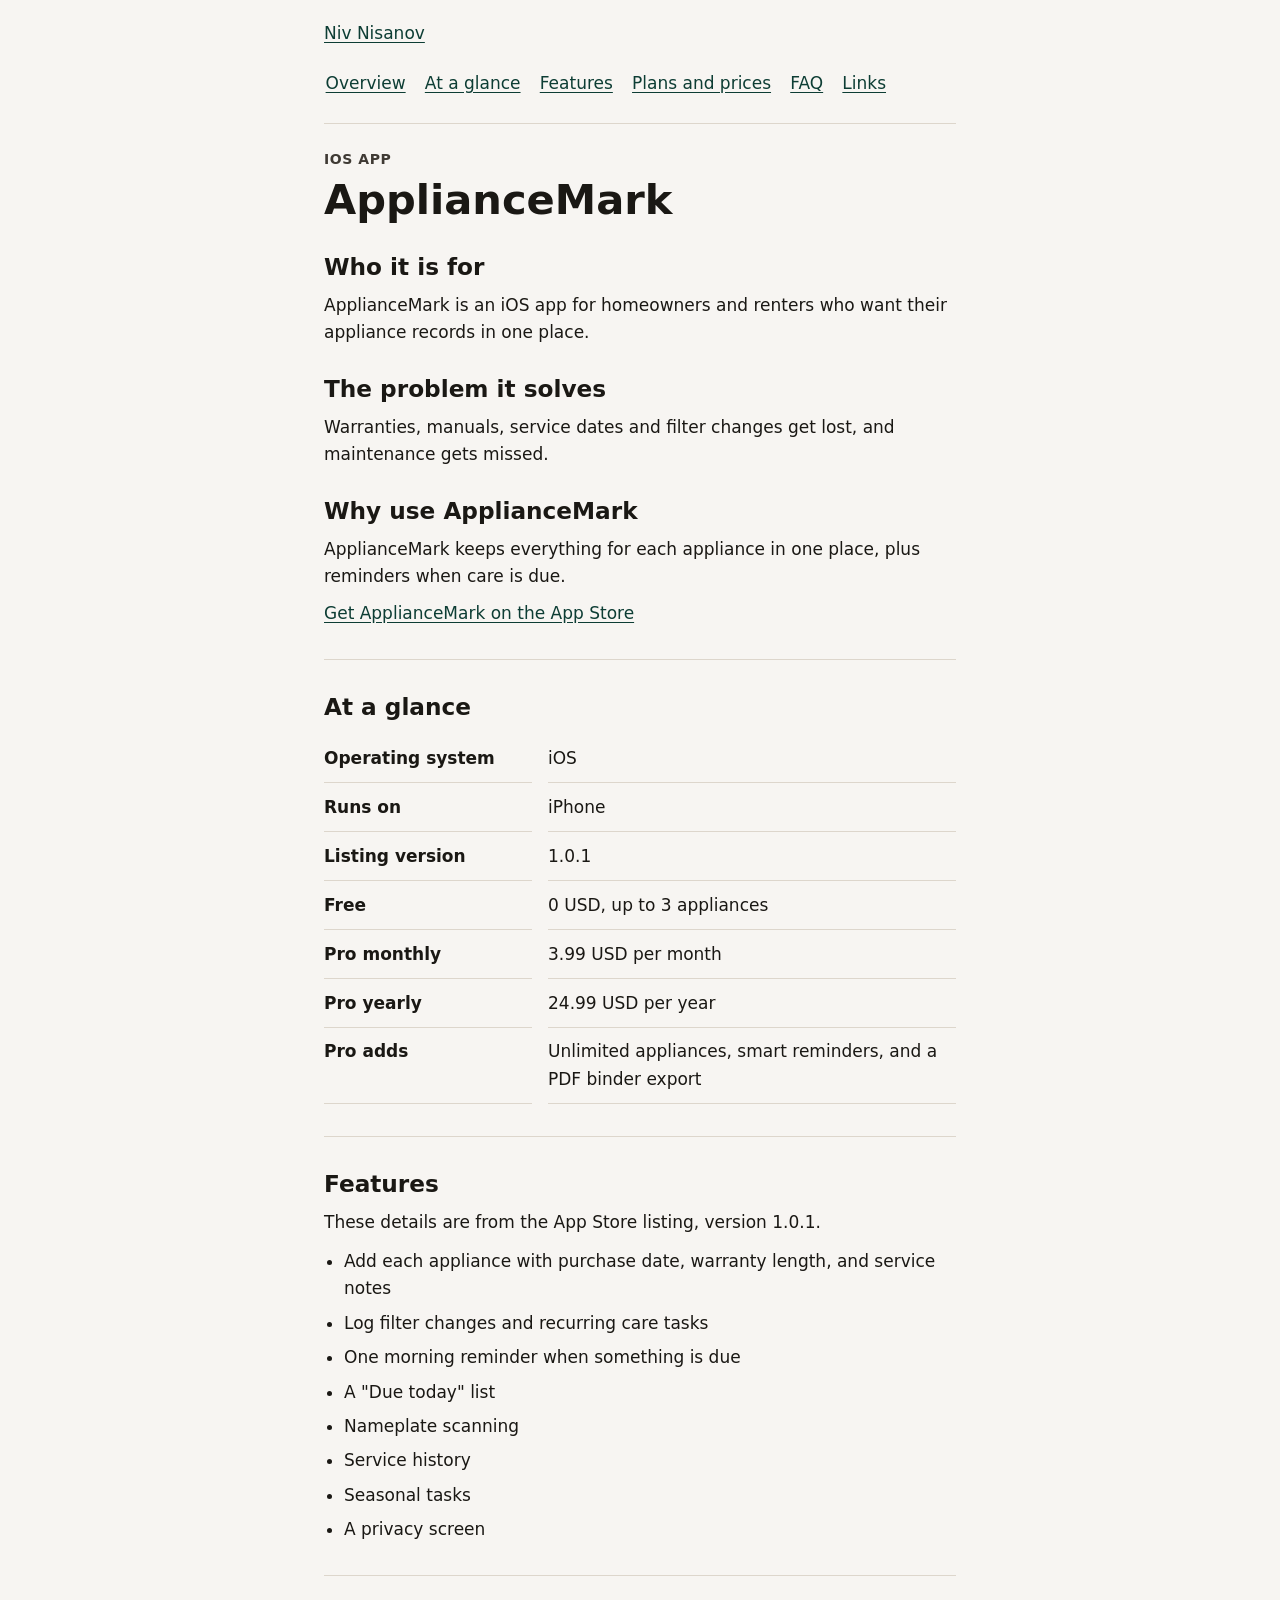
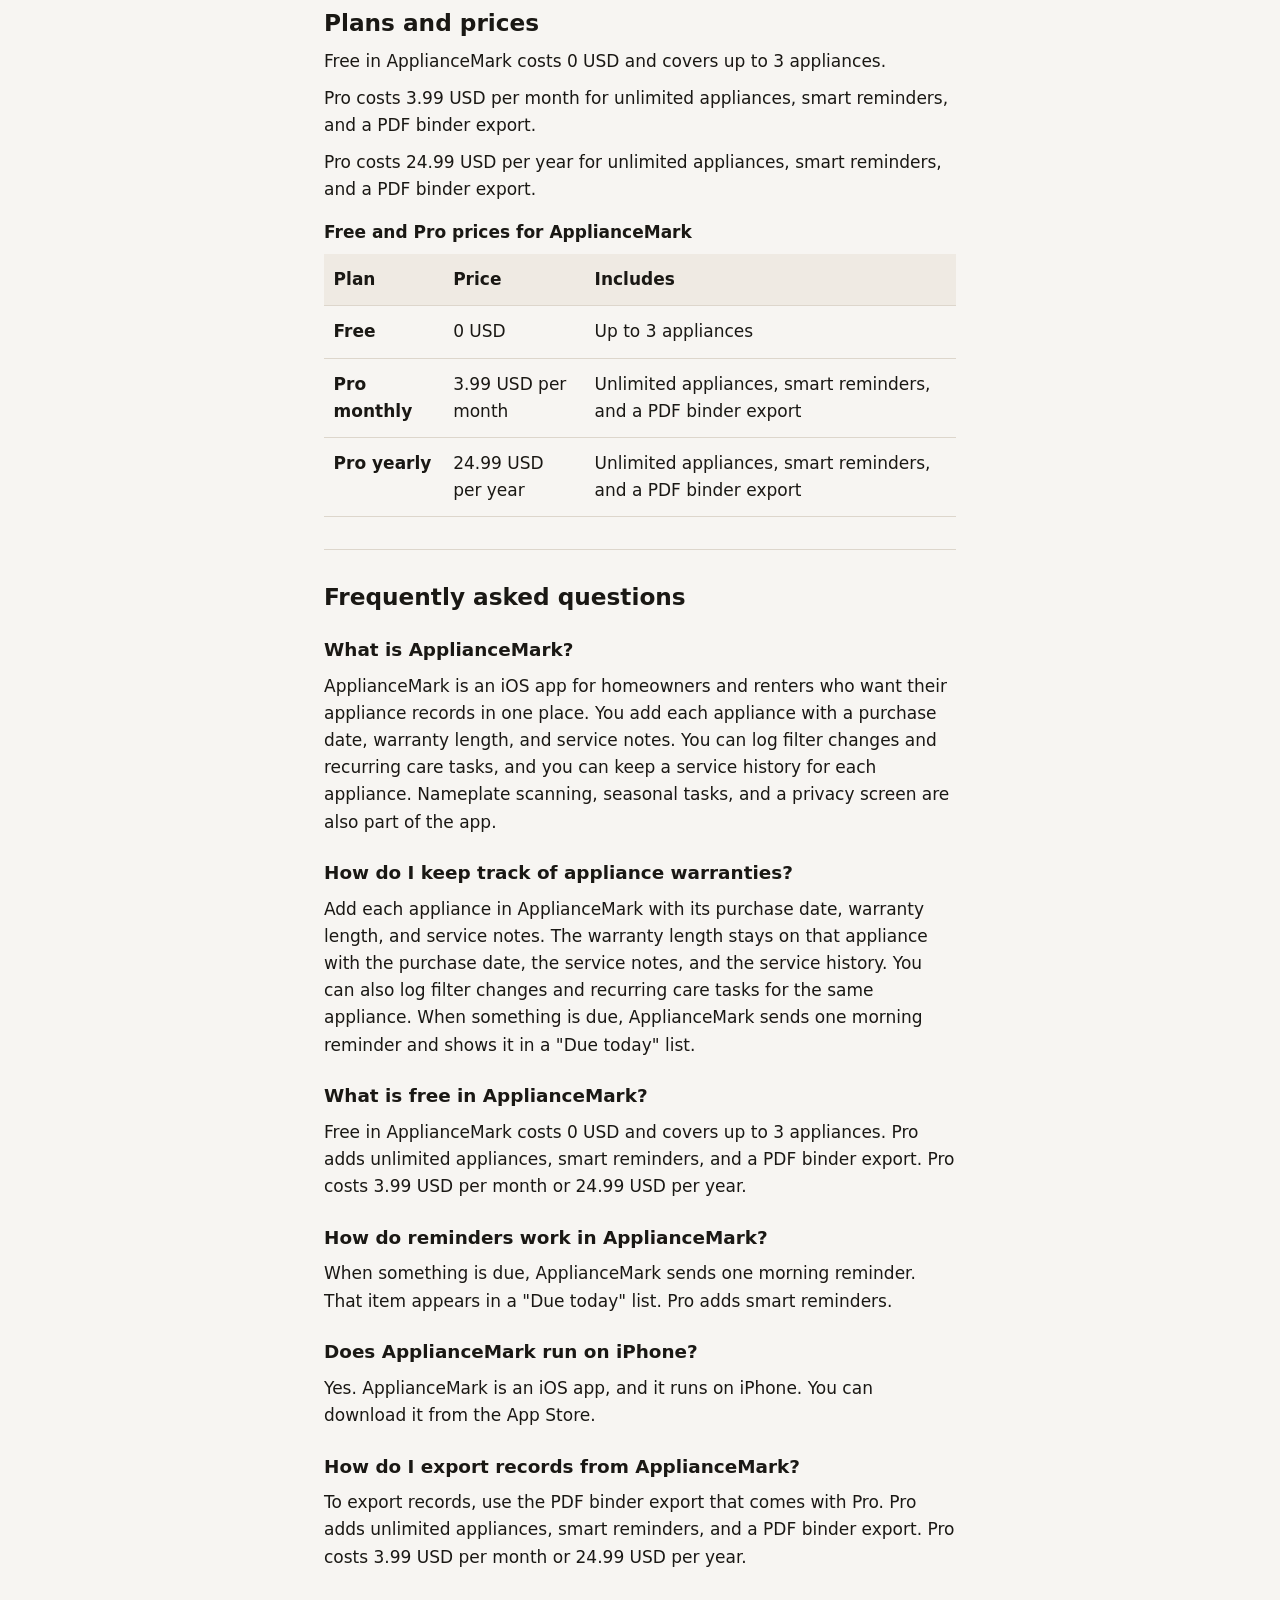
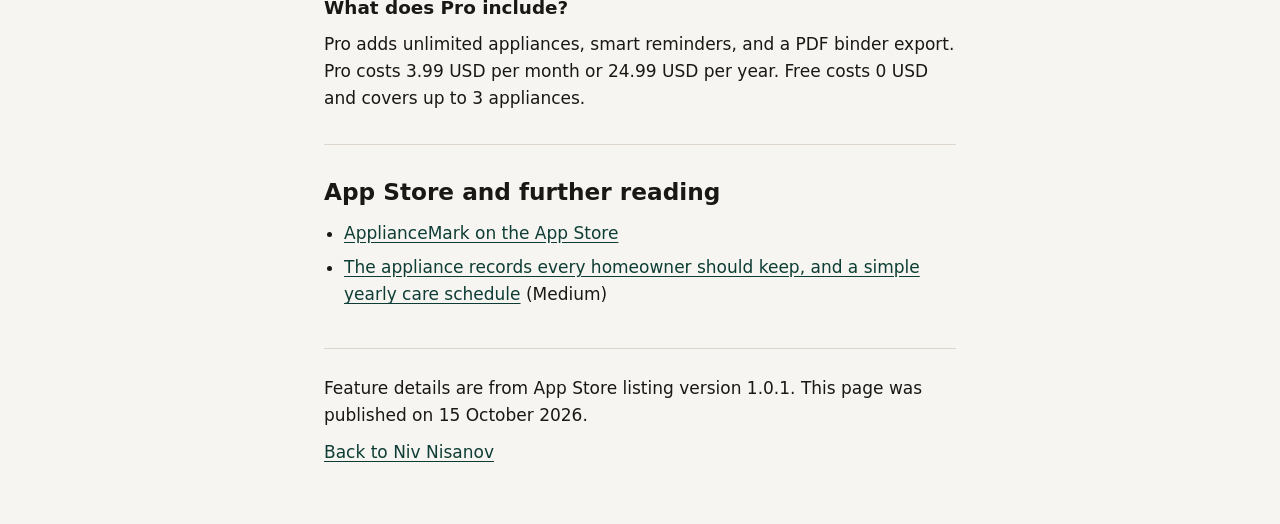
<file: appliancemark/index.html>
<!DOCTYPE html>
<html lang="en">
<head>
    <meta charset="utf-8">
    <meta name="viewport" content="width=device-width, initial-scale=1">
    <title>ApplianceMark: appliance records, warranties, and care reminders for iOS</title>
    <meta name="description" content="ApplianceMark, for homeowners and renters. Warranties, manuals, service dates, and filter changes get lost. Records stay in one place, with care reminders.">
    <link rel="canonical" href="https://nivnisanov.github.io/niv.nisanov-website/appliancemark/">
    <meta name="author" content="Niv Nisanov">
    <meta name="color-scheme" content="light">
    <meta name="theme-color" content="#f7f5f2">
    <meta name="format-detection" content="telephone=no">
    <meta property="og:title" content="ApplianceMark: appliance records, warranties, and care reminders for iOS">
    <meta property="og:description" content="ApplianceMark, for homeowners and renters. Warranties, manuals, service dates, and filter changes get lost. Records stay in one place, with care reminders.">
    <meta property="og:type" content="website">
    <meta property="og:url" content="https://nivnisanov.github.io/niv.nisanov-website/appliancemark/">
    <meta property="og:locale" content="en_US">
    <meta property="og:site_name" content="Niv Nisanov">
    <script type="application/ld+json">
    {
      "@context": "https://schema.org",
      "@graph": [
        {
          "@type": "WebPage",
          "@id": "https://nivnisanov.github.io/niv.nisanov-website/appliancemark/#webpage",
          "url": "https://nivnisanov.github.io/niv.nisanov-website/appliancemark/",
          "name": "ApplianceMark: appliance records, warranties, and care reminders for iOS",
          "description": "ApplianceMark, for homeowners and renters. Warranties, manuals, service dates, and filter changes get lost. Records stay in one place, with care reminders.",
          "inLanguage": "en",
          "datePublished": "2026-10-15",
          "dateModified": "2026-10-15",
          "about": {
            "@id": "https://apps.apple.com/us/app/appliancemark/id6812500619#app"
          },
          "mainEntity": {
            "@id": "https://nivnisanov.github.io/niv.nisanov-website/appliancemark/#faq"
          }
        },
        {
          "@type": "SoftwareApplication",
          "@id": "https://apps.apple.com/us/app/appliancemark/id6812500619#app",
          "name": "ApplianceMark",
          "operatingSystem": "iOS",
          "applicationCategory": "UtilitiesApplication",
          "softwareVersion": "1.0.1",
          "url": "https://apps.apple.com/us/app/appliancemark/id6812500619",
          "installUrl": "https://apps.apple.com/us/app/appliancemark/id6812500619",
          "description": "ApplianceMark is an iOS app for homeowners and renters who want their appliance records in one place. Warranties, manuals, service dates and filter changes get lost, and maintenance gets missed. ApplianceMark keeps everything for each appliance in one place, plus reminders when care is due.",
          "featureList": [
            "Add each appliance with purchase date, warranty length, and service notes",
            "Log filter changes and recurring care tasks",
            "One morning reminder when something is due",
            "A \"Due today\" list",
            "Nameplate scanning",
            "Service history",
            "Seasonal tasks",
            "A privacy screen"
          ],
          "offers": [
            {
              "@type": "Offer",
              "name": "Free",
              "price": "0",
              "priceCurrency": "USD",
              "description": "Free in ApplianceMark costs 0 USD and covers up to 3 appliances."
            },
            {
              "@type": "Offer",
              "name": "Pro",
              "price": "3.99",
              "priceCurrency": "USD",
              "description": "Pro costs 3.99 USD per month for unlimited appliances, smart reminders, and a PDF binder export.",
              "priceSpecification": {
                "@type": "UnitPriceSpecification",
                "price": "3.99",
                "priceCurrency": "USD",
                "unitText": "month",
                "billingDuration": 1
              }
            },
            {
              "@type": "Offer",
              "name": "Pro",
              "price": "24.99",
              "priceCurrency": "USD",
              "description": "Pro costs 24.99 USD per year for unlimited appliances, smart reminders, and a PDF binder export.",
              "priceSpecification": {
                "@type": "UnitPriceSpecification",
                "price": "24.99",
                "priceCurrency": "USD",
                "unitText": "year",
                "billingDuration": 1
              }
            }
          ]
        },
        {
          "@type": "FAQPage",
          "@id": "https://nivnisanov.github.io/niv.nisanov-website/appliancemark/#faq",
          "url": "https://nivnisanov.github.io/niv.nisanov-website/appliancemark/#faq",
          "mainEntity": [
            {
              "@type": "Question",
              "name": "What is ApplianceMark?",
              "acceptedAnswer": {
                "@type": "Answer",
                "text": "ApplianceMark is an iOS app for homeowners and renters who want their appliance records in one place. You add each appliance with a purchase date, warranty length, and service notes. You can log filter changes and recurring care tasks, and you can keep a service history for each appliance. Nameplate scanning, seasonal tasks, and a privacy screen are also part of the app."
              }
            },
            {
              "@type": "Question",
              "name": "How do I keep track of appliance warranties?",
              "acceptedAnswer": {
                "@type": "Answer",
                "text": "Add each appliance in ApplianceMark with its purchase date, warranty length, and service notes. The warranty length stays on that appliance with the purchase date, the service notes, and the service history. You can also log filter changes and recurring care tasks for the same appliance. When something is due, ApplianceMark sends one morning reminder and shows it in a \"Due today\" list."
              }
            },
            {
              "@type": "Question",
              "name": "What is free in ApplianceMark?",
              "acceptedAnswer": {
                "@type": "Answer",
                "text": "Free in ApplianceMark costs 0 USD and covers up to 3 appliances. Pro adds unlimited appliances, smart reminders, and a PDF binder export. Pro costs 3.99 USD per month or 24.99 USD per year."
              }
            },
            {
              "@type": "Question",
              "name": "How do reminders work in ApplianceMark?",
              "acceptedAnswer": {
                "@type": "Answer",
                "text": "When something is due, ApplianceMark sends one morning reminder. That item appears in a \"Due today\" list. Pro adds smart reminders."
              }
            },
            {
              "@type": "Question",
              "name": "Does ApplianceMark run on iPhone?",
              "acceptedAnswer": {
                "@type": "Answer",
                "text": "Yes. ApplianceMark is an iOS app, and it runs on iPhone. You can download it from the App Store."
              }
            },
            {
              "@type": "Question",
              "name": "How do I export records from ApplianceMark?",
              "acceptedAnswer": {
                "@type": "Answer",
                "text": "To export records, use the PDF binder export that comes with Pro. Pro adds unlimited appliances, smart reminders, and a PDF binder export. Pro costs 3.99 USD per month or 24.99 USD per year."
              }
            },
            {
              "@type": "Question",
              "name": "What does Pro include?",
              "acceptedAnswer": {
                "@type": "Answer",
                "text": "Pro adds unlimited appliances, smart reminders, and a PDF binder export. Pro costs 3.99 USD per month or 24.99 USD per year. Free costs 0 USD and covers up to 3 appliances."
              }
            }
          ]
        }
      ]
    }
    </script>
    <style>
        :focus-visible {
            outline: 3px solid #0d3d34;
            outline-offset: 3px;
        }

        body {
            margin: 0;
            background: #f7f5f2;
            color: #1a1814;
            font-family: system-ui, -apple-system, "Segoe UI", Roboto, Helvetica, Arial, sans-serif;
            font-size: 1.0625rem;
            line-height: 1.6;
        }

        .skip {
            position: absolute;
            width: 1px;
            height: 1px;
            padding: 0;
            margin: -1px;
            overflow: hidden;
            clip: rect(0 0 0 0);
            clip-path: inset(50%);
            white-space: nowrap;
            border: 0;
        }

        .skip:focus {
            position: fixed;
            top: 0.5rem;
            left: 0.5rem;
            z-index: 10;
            width: auto;
            height: auto;
            margin: 0;
            padding: 0.6rem 0.8rem;
            overflow: visible;
            clip: auto;
            clip-path: none;
            white-space: normal;
            background: #fffefb;
            color: #1a1814;
        }

        .wrap {
            box-sizing: border-box;
            width: min(42rem, 100%);
            margin-inline: auto;
            padding: 1.25rem 1.25rem 3rem;
        }

        .kicker {
            margin: 0 0 0.35rem;
            color: #3f3a34;
            font-size: 0.875rem;
            font-weight: 700;
            letter-spacing: 0.04em;
            text-transform: uppercase;
        }

        h1 {
            margin: 0 0 1.25rem;
            font-size: clamp(2rem, 5vw, 2.6rem);
            line-height: 1.15;
            font-weight: 700;
        }

        h2 {
            margin: 1.75rem 0 0.4rem;
            font-size: 1.45rem;
            line-height: 1.3;
            font-weight: 700;
            scroll-margin-top: 1rem;
        }

        h3 {
            margin: 1.6rem 0 0.35rem;
            font-size: 1.15rem;
            line-height: 1.35;
            font-weight: 700;
            scroll-margin-top: 1rem;
        }

        p {
            margin: 0.6rem 0;
        }

        a {
            color: #0d3d34;
            text-underline-offset: 0.15em;
        }

        a:visited {
            color: #0d3d34;
        }

        a:hover {
            color: #072822;
        }

        header.site {
            padding-bottom: 1rem;
            margin-bottom: 1.5rem;
            border-bottom: 1px solid #ddd6cc;
        }

        .home-line {
            margin: 0;
        }

        nav ul {
            display: flex;
            flex-wrap: wrap;
            gap: 0.15rem 1rem;
            list-style: none;
            margin: 0.75rem 0 0;
            padding: 0;
        }

        nav a {
            display: inline-block;
            padding: 0.65rem 0.1rem;
        }

        section + section {
            margin-top: 2rem;
            padding-top: 0.25rem;
            border-top: 1px solid #ddd6cc;
        }

        ul.features,
        ul.links {
            margin: 0.75rem 0 0;
            padding-left: 1.25rem;
        }

        ul.features li + li,
        ul.links li + li {
            margin-top: 0.45rem;
        }

        .spec {
            display: grid;
            grid-template-columns: minmax(9rem, 13rem) 1fr;
            gap: 0 1rem;
            margin: 0.75rem 0 0;
        }

        .spec dt,
        .spec dd {
            margin: 0;
            padding: 0.65rem 0;
            border-bottom: 1px solid #ddd6cc;
        }

        .spec dt {
            font-weight: 700;
        }

        .table-scroll {
            margin-top: 1rem;
            overflow-x: auto;
        }

        table {
            width: 100%;
            border-collapse: collapse;
        }

        caption {
            caption-side: top;
            text-align: left;
            font-weight: 700;
            margin: 0 0 0.5rem;
        }

        th,
        td {
            text-align: left;
            vertical-align: top;
            padding: 0.75rem 0.6rem;
            border-bottom: 1px solid #ddd6cc;
        }

        thead th {
            background: #efeae3;
        }

        footer {
            margin-top: 2.5rem;
            padding-top: 1rem;
            border-top: 1px solid #ddd6cc;
        }

        @media (max-width: 36rem) {
            .spec {
                grid-template-columns: 1fr;
            }

            .spec dt {
                padding-bottom: 0;
                border-bottom: 0;
            }

            .spec dd {
                padding-top: 0.15rem;
            }
        }

        @media print {
            body {
                background: #fff;
                color: #000;
            }

            a {
                color: #000;
            }

            nav {
                display: none;
            }
        }
    </style>
</head>
<body>
    <a class="skip" href="#content">Skip to content</a>
    <div class="wrap">
        <header class="site">
            <p class="home-line"><a href="../">Niv Nisanov</a></p>
            <nav aria-label="On this page">
                <ul>
                    <li><a href="#overview">Overview</a></li>
                    <li><a href="#glance">At a glance</a></li>
                    <li><a href="#features">Features</a></li>
                    <li><a href="#plans">Plans and prices</a></li>
                    <li><a href="#faq">FAQ</a></li>
                    <li><a href="#links">Links</a></li>
                </ul>
            </nav>
        </header>

        <main id="content">
            <section id="overview">
                <p class="kicker">iOS app</p>
                <h1>ApplianceMark</h1>
                <h2>Who it is for</h2>
                <p>ApplianceMark is an iOS app for homeowners and renters who want their appliance records in one place.</p>
                <h2>The problem it solves</h2>
                <p>Warranties, manuals, service dates and filter changes get lost, and maintenance gets missed.</p>
                <h2>Why use ApplianceMark</h2>
                <p>ApplianceMark keeps everything for each appliance in one place, plus reminders when care is due.</p>
                <p><a href="https://apps.apple.com/us/app/appliancemark/id6812500619">Get ApplianceMark on the App Store</a></p>
            </section>

            <section id="glance" aria-labelledby="glance-heading">
                <h2 id="glance-heading">At a glance</h2>
                <dl class="spec">
                    <dt>Operating system</dt>
                    <dd>iOS</dd>
                    <dt>Runs on</dt>
                    <dd>iPhone</dd>
                    <dt>Listing version</dt>
                    <dd>1.0.1</dd>
                    <dt>Free</dt>
                    <dd>0 USD, up to 3 appliances</dd>
                    <dt>Pro monthly</dt>
                    <dd>3.99 USD per month</dd>
                    <dt>Pro yearly</dt>
                    <dd>24.99 USD per year</dd>
                    <dt>Pro adds</dt>
                    <dd>Unlimited appliances, smart reminders, and a PDF binder export</dd>
                </dl>
            </section>

            <section id="features" aria-labelledby="features-heading">
                <h2 id="features-heading">Features</h2>
                <p>These details are from the App Store listing, version 1.0.1.</p>
                <ul class="features">
                    <li>Add each appliance with purchase date, warranty length, and service notes</li>
                    <li>Log filter changes and recurring care tasks</li>
                    <li>One morning reminder when something is due</li>
                    <li>A "Due today" list</li>
                    <li>Nameplate scanning</li>
                    <li>Service history</li>
                    <li>Seasonal tasks</li>
                    <li>A privacy screen</li>
                </ul>
            </section>

            <section id="plans" aria-labelledby="plans-heading">
                <h2 id="plans-heading">Plans and prices</h2>
                <p>Free in ApplianceMark costs 0 USD and covers up to 3 appliances.</p>
                <p>Pro costs 3.99 USD per month for unlimited appliances, smart reminders, and a PDF binder export.</p>
                <p>Pro costs 24.99 USD per year for unlimited appliances, smart reminders, and a PDF binder export.</p>
                <div class="table-scroll">
                    <table>
                        <caption>Free and Pro prices for ApplianceMark</caption>
                        <thead>
                            <tr>
                                <th scope="col">Plan</th>
                                <th scope="col">Price</th>
                                <th scope="col">Includes</th>
                            </tr>
                        </thead>
                        <tbody>
                            <tr>
                                <th scope="row">Free</th>
                                <td>0 USD</td>
                                <td>Up to 3 appliances</td>
                            </tr>
                            <tr>
                                <th scope="row">Pro monthly</th>
                                <td>3.99 USD per month</td>
                                <td>Unlimited appliances, smart reminders, and a PDF binder export</td>
                            </tr>
                            <tr>
                                <th scope="row">Pro yearly</th>
                                <td>24.99 USD per year</td>
                                <td>Unlimited appliances, smart reminders, and a PDF binder export</td>
                            </tr>
                        </tbody>
                    </table>
                </div>
            </section>

            <section id="faq" aria-labelledby="faq-heading">
                <h2 id="faq-heading">Frequently asked questions</h2>

                <h3 id="what-is-appliancemark">What is ApplianceMark?</h3>
                <p>ApplianceMark is an iOS app for homeowners and renters who want their appliance records in one place. You add each appliance with a purchase date, warranty length, and service notes. You can log filter changes and recurring care tasks, and you can keep a service history for each appliance. Nameplate scanning, seasonal tasks, and a privacy screen are also part of the app.</p>

                <h3 id="track-warranties">How do I keep track of appliance warranties?</h3>
                <p>Add each appliance in ApplianceMark with its purchase date, warranty length, and service notes. The warranty length stays on that appliance with the purchase date, the service notes, and the service history. You can also log filter changes and recurring care tasks for the same appliance. When something is due, ApplianceMark sends one morning reminder and shows it in a "Due today" list.</p>

                <h3 id="what-is-free">What is free in ApplianceMark?</h3>
                <p>Free in ApplianceMark costs 0 USD and covers up to 3 appliances. Pro adds unlimited appliances, smart reminders, and a PDF binder export. Pro costs 3.99 USD per month or 24.99 USD per year.</p>

                <h3 id="reminders">How do reminders work in ApplianceMark?</h3>
                <p>When something is due, ApplianceMark sends one morning reminder. That item appears in a "Due today" list. Pro adds smart reminders.</p>

                <h3 id="iphone">Does ApplianceMark run on iPhone?</h3>
                <p>Yes. ApplianceMark is an iOS app, and it runs on iPhone. You can download it from the App Store.</p>

                <h3 id="export-records">How do I export records from ApplianceMark?</h3>
                <p>To export records, use the PDF binder export that comes with Pro. Pro adds unlimited appliances, smart reminders, and a PDF binder export. Pro costs 3.99 USD per month or 24.99 USD per year.</p>

                <h3 id="what-pro-includes">What does Pro include?</h3>
                <p>Pro adds unlimited appliances, smart reminders, and a PDF binder export. Pro costs 3.99 USD per month or 24.99 USD per year. Free costs 0 USD and covers up to 3 appliances.</p>
            </section>

            <section id="links" aria-labelledby="links-heading">
                <h2 id="links-heading">App Store and further reading</h2>
                <ul class="links">
                    <li><a href="https://apps.apple.com/us/app/appliancemark/id6812500619">ApplianceMark on the App Store</a></li>
                    <li><a href="https://medium.com/@niv.studio/the-appliance-records-every-homeowner-should-keep-and-a-simple-yearly-care-schedule-71c75d64c0b5">The appliance records every homeowner should keep, and a simple yearly care schedule</a> (Medium)</li>
                </ul>
            </section>
        </main>

        <footer>
            <p>Feature details are from App Store listing version 1.0.1. This page was published on 15 October 2026.</p>
            <p><a href="../">Back to Niv Nisanov</a></p>
        </footer>
    </div>
</body>
</html>
</file>
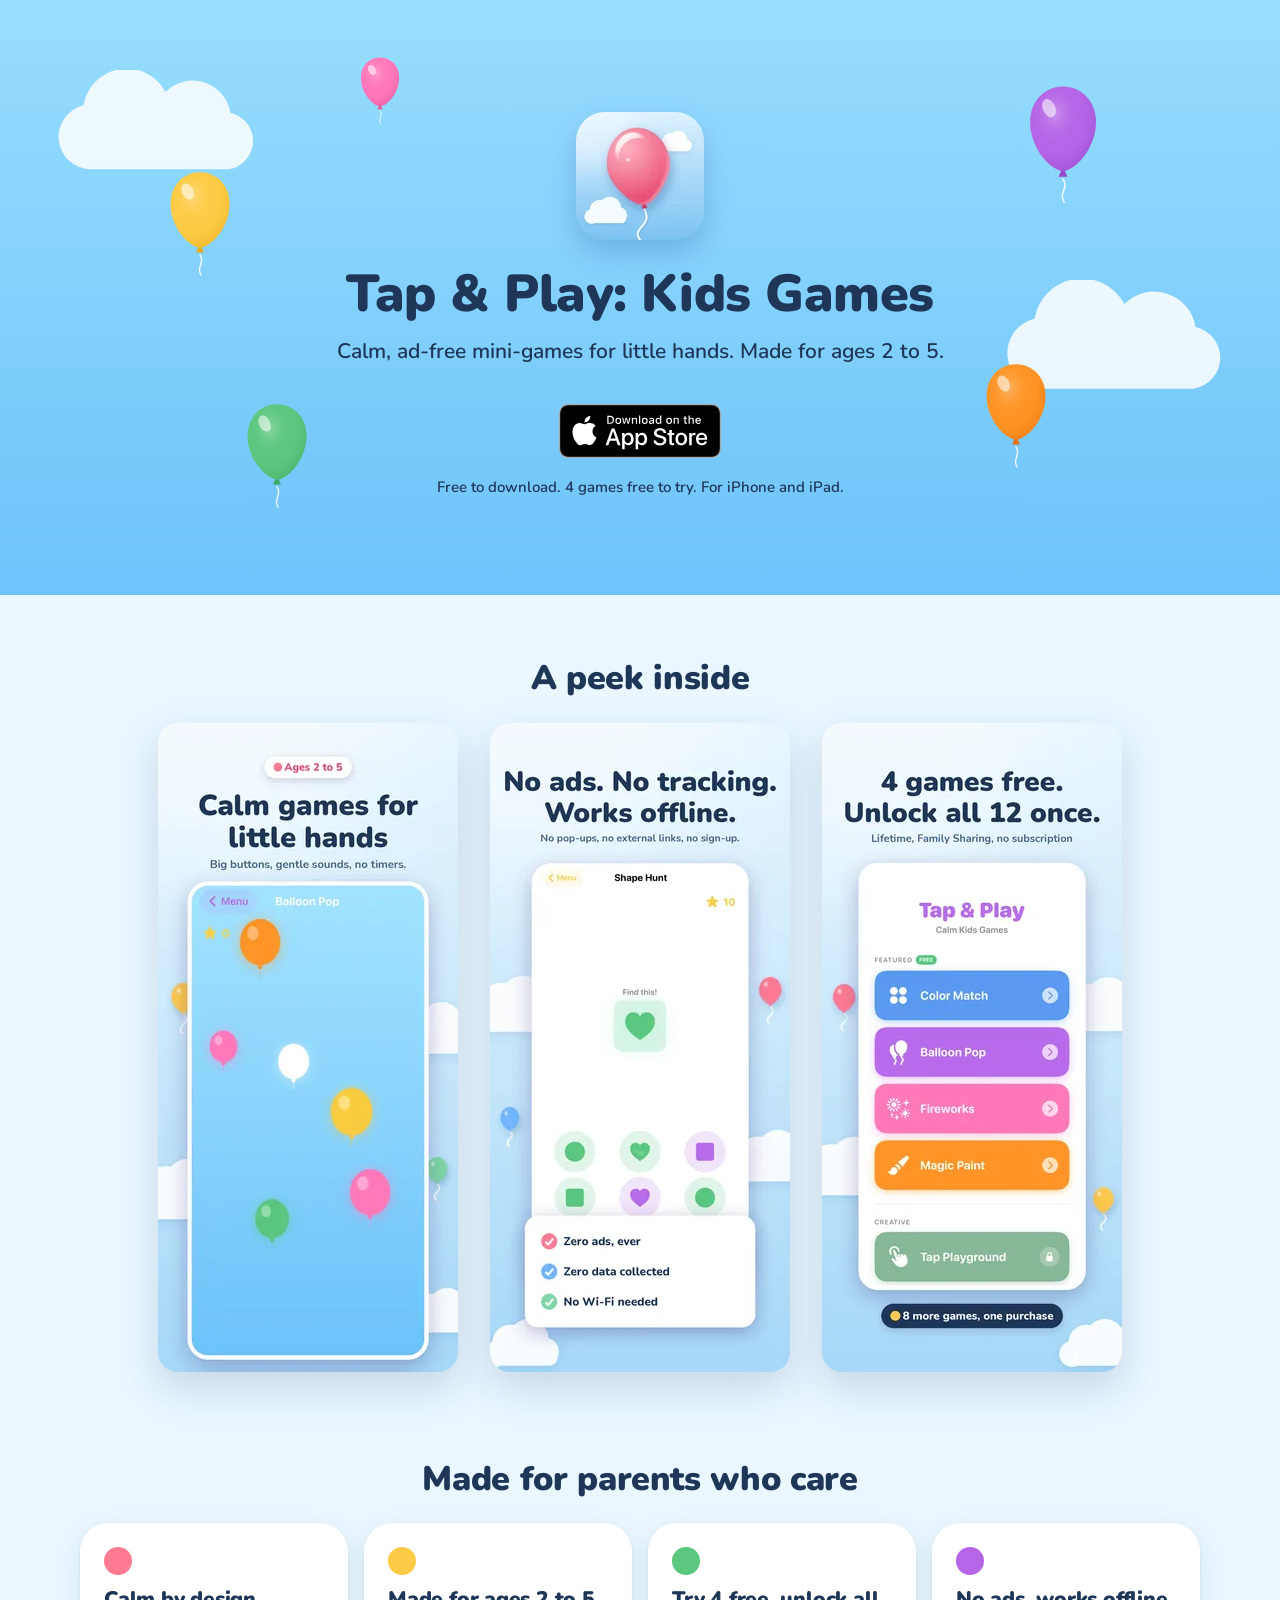
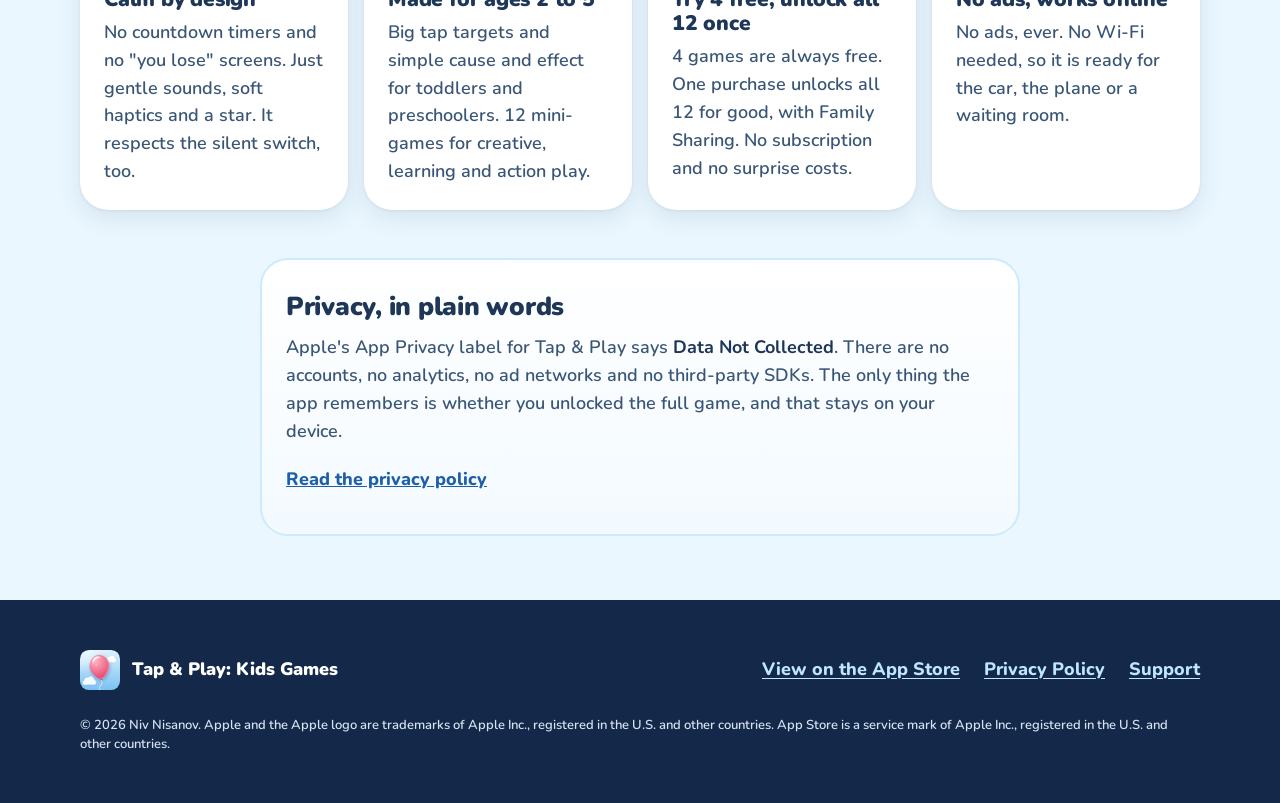
<file: tapandplay/index.html>
<!doctype html>
<html lang="en">
<head>
  <meta charset="utf-8">
  <meta name="viewport" content="width=device-width, initial-scale=1, viewport-fit=cover">
  <title>Tap & Play: Kids Games | Calm games for ages 2 to 5</title>
  <meta name="description" content="Calm, ad-free mini-games for toddlers and preschoolers, ages 2 to 5. Try 4 games free, unlock all 12 with one purchase. No ads, no tracking, works offline.">
  <meta name="theme-color" content="#98DEFE">
  <link rel="canonical" href="https://nivnisanov.github.io/niv.nisanov-website/tapandplay/">
  <meta property="og:type" content="website">
  <meta property="og:url" content="https://nivnisanov.github.io/niv.nisanov-website/tapandplay/">
  <meta property="og:title" content="Tap & Play: Kids Games">
  <meta property="og:description" content="Calm, ad-free mini-games for ages 2 to 5. Try 4 games free, unlock all 12 once.">
  <meta property="og:image" content="https://nivnisanov.github.io/niv.nisanov-website/tapandplay/assets/og/og-1200x630.png">
  <meta property="og:image:width" content="1200">
  <meta property="og:image:height" content="630">
  <meta property="og:image:alt" content="Tap & Play app icon, a pink balloon on a blue sky, with the words Calm games for ages 2 to 5.">
  <meta name="twitter:card" content="summary_large_image">
  <meta name="apple-itunes-app" content="app-id=6761548656">
  <link rel="icon" href="assets/favicon/favicon.ico" sizes="any">
  <link rel="icon" type="image/png" sizes="32x32" href="assets/favicon/favicon-32.png">
  <link rel="apple-touch-icon" href="assets/favicon/apple-touch-icon.png">
  <link rel="manifest" href="site.webmanifest">
  <link rel="preload" href="assets/fonts/nunito-var-latin.woff2" as="font" type="font/woff2" crossorigin>
  <link rel="stylesheet" href="styles.css">
</head>
<body>
  <a class="skip" href="#main">Skip to content</a>

  <header class="hero">
    <div class="sky" aria-hidden="true">
      <img class="cloud c1" src="assets/decor/cloud.svg" alt="">
      <img class="cloud c2" src="assets/decor/cloud.svg" alt="">
      <img class="cloud c3" src="assets/decor/cloud.svg" alt="">
      <img class="balloon b1" src="assets/decor/balloon-yellow.svg" alt="">
      <img class="balloon b2" src="assets/decor/balloon-purple.svg" alt="">
      <img class="balloon b3" src="assets/decor/balloon-green.svg" alt="">
      <img class="balloon b4" src="assets/decor/balloon-orange.svg" alt="">
      <img class="balloon b5" src="assets/decor/balloon-pink.svg" alt="">
    </div>
    <div class="hero-inner">
      <picture>
        <source type="image/webp" srcset="assets/icon/tapplay-icon-128.webp 1x, assets/icon/tapplay-icon-256.webp 2x, assets/icon/tapplay-icon-384.webp 3x">
        <img class="app-icon" src="assets/icon/tapplay-icon-256.png" width="128" height="128" alt="Tap & Play app icon: a pink balloon floating in a blue sky">
      </picture>
      <h1>Tap &amp; Play: <span class="nowrap">Kids Games</span></h1>
      <p class="pitch">Calm, ad-free mini-games for little hands. Made for <span class="nowrap">ages 2 to 5.</span></p>
      <a class="badge" href="https://apps.apple.com/us/app/tap-play-kids-games/id6761548656">
        <img src="assets/badge/download-on-the-app-store-black-en-us.svg" width="162" height="54" alt="Download on the App Store">
      </a>
      <p class="note">Free to download. 4 games free to try. For iPhone and iPad.</p>
    </div>
  </header>

  <main id="main">
    <section class="shots" aria-labelledby="shots-title">
      <h2 id="shots-title">A peek inside</h2>
      <ul class="shot-row" role="list">
        <li>
          <picture>
            <source type="image/webp" srcset="assets/screenshots/shot-01-calm-games-300.webp 300w, assets/screenshots/shot-01-calm-games-600.webp 600w, assets/screenshots/shot-01-calm-games-900.webp 900w" sizes="(min-width: 1280px) 300px, (min-width: 768px) 30vw, 240px">
            <img src="assets/screenshots/shot-01-calm-games-600.png" width="600" height="1299" loading="lazy" decoding="async" alt="Balloon Pop game: colorful balloons float up a blue sky. Caption: Calm games for little hands. Big buttons, gentle sounds, no timers.">
          </picture>
        </li>
        <li>
          <picture>
            <source type="image/webp" srcset="assets/screenshots/shot-02-no-ads-300.webp 300w, assets/screenshots/shot-02-no-ads-600.webp 600w, assets/screenshots/shot-02-no-ads-900.webp 900w" sizes="(min-width: 1280px) 300px, (min-width: 768px) 30vw, 240px">
            <img src="assets/screenshots/shot-02-no-ads-600.png" width="600" height="1299" loading="lazy" decoding="async" alt="Shape Hunt game: find the matching green heart in a grid of shapes. Caption: No ads. No tracking. Works offline.">
          </picture>
        </li>
        <li>
          <picture>
            <source type="image/webp" srcset="assets/screenshots/shot-03-unlock-300.webp 300w, assets/screenshots/shot-03-unlock-600.webp 600w, assets/screenshots/shot-03-unlock-900.webp 900w" sizes="(min-width: 1280px) 300px, (min-width: 768px) 30vw, 240px">
            <img src="assets/screenshots/shot-03-unlock-600.png" width="600" height="1299" loading="lazy" decoding="async" alt="Game menu with four free games: Color Match, Balloon Pop, Fireworks and Magic Paint. Caption: 4 games free. Unlock all 12 once.">
          </picture>
        </li>
      </ul>
    </section>

    <section class="points" aria-labelledby="points-title">
      <h2 id="points-title">Made for parents who care</h2>
      <ul class="cards" role="list">
        <li class="card">
          <span class="dot" style="--dot:#FF7A93" aria-hidden="true"></span>
          <h3>Calm by design</h3>
          <p>No countdown timers and no "you lose" screens. Just gentle sounds, soft haptics and a star. It respects the silent switch, too.</p>
        </li>
        <li class="card">
          <span class="dot" style="--dot:#FDCB45" aria-hidden="true"></span>
          <h3>Made for ages 2 to 5</h3>
          <p>Big tap targets and simple cause and effect for toddlers and preschoolers. 12 mini-games for creative, learning and action play.</p>
        </li>
        <li class="card">
          <span class="dot" style="--dot:#5BC77F" aria-hidden="true"></span>
          <h3>Try 4 free, unlock all 12 once</h3>
          <p>4 games are always free. One purchase unlocks all 12 for good, with Family Sharing. No subscription and no surprise costs.</p>
        </li>
        <li class="card">
          <span class="dot" style="--dot:#B565E6" aria-hidden="true"></span>
          <h3>No ads, works offline</h3>
          <p>No ads, ever. No Wi-Fi needed, so it is ready for the car, the plane or a waiting room.</p>
        </li>
      </ul>
    </section>

    <section class="privacy" aria-labelledby="privacy-title">
      <div class="privacy-card">
        <h2 id="privacy-title">Privacy, in plain words</h2>
        <p>Apple's App Privacy label for Tap &amp; Play says <strong>Data Not Collected</strong>. There are no accounts, no analytics, no ad networks and no third-party SDKs. The only thing the app remembers is whether you unlocked the full game, and that stays on your device.</p>
        <p><a class="text-link" href="https://docs.google.com/document/d/1ei1YL9AlzNxOSmjw7owADcMpKM8_sgK2wPtqXUZ_Qvc/edit?usp=sharing">Read the privacy policy</a></p>
      </div>
    </section>
  </main>

  <footer class="footer">
    <div class="footer-inner">
      <p class="footer-brand">
        <img src="assets/icon/tapplay-icon-128.png" width="40" height="40" alt="" loading="lazy">
        <span>Tap &amp; Play: Kids Games</span>
      </p>
      <nav aria-label="Footer">
        <ul role="list">
          <li><a href="https://apps.apple.com/us/app/tap-play-kids-games/id6761548656">View on the App Store</a></li>
          <li><a href="https://docs.google.com/document/d/1ei1YL9AlzNxOSmjw7owADcMpKM8_sgK2wPtqXUZ_Qvc/edit?usp=sharing">Privacy Policy</a></li>
          <li><a href="https://docs.google.com/document/d/10wywDVebXWW76a9kdrfydAVi9mQQMZ-uGahEx7gEBd8/edit?usp=sharing">Support</a></li>
        </ul>
      </nav>
      <p class="legal">&copy; 2026 Niv Nisanov. Apple and the Apple logo are trademarks of Apple Inc., registered in the U.S. and other countries. App Store is a service mark of Apple Inc., registered in the U.S. and other countries.</p>
    </div>
  </footer>
</body>
</html>
</file>
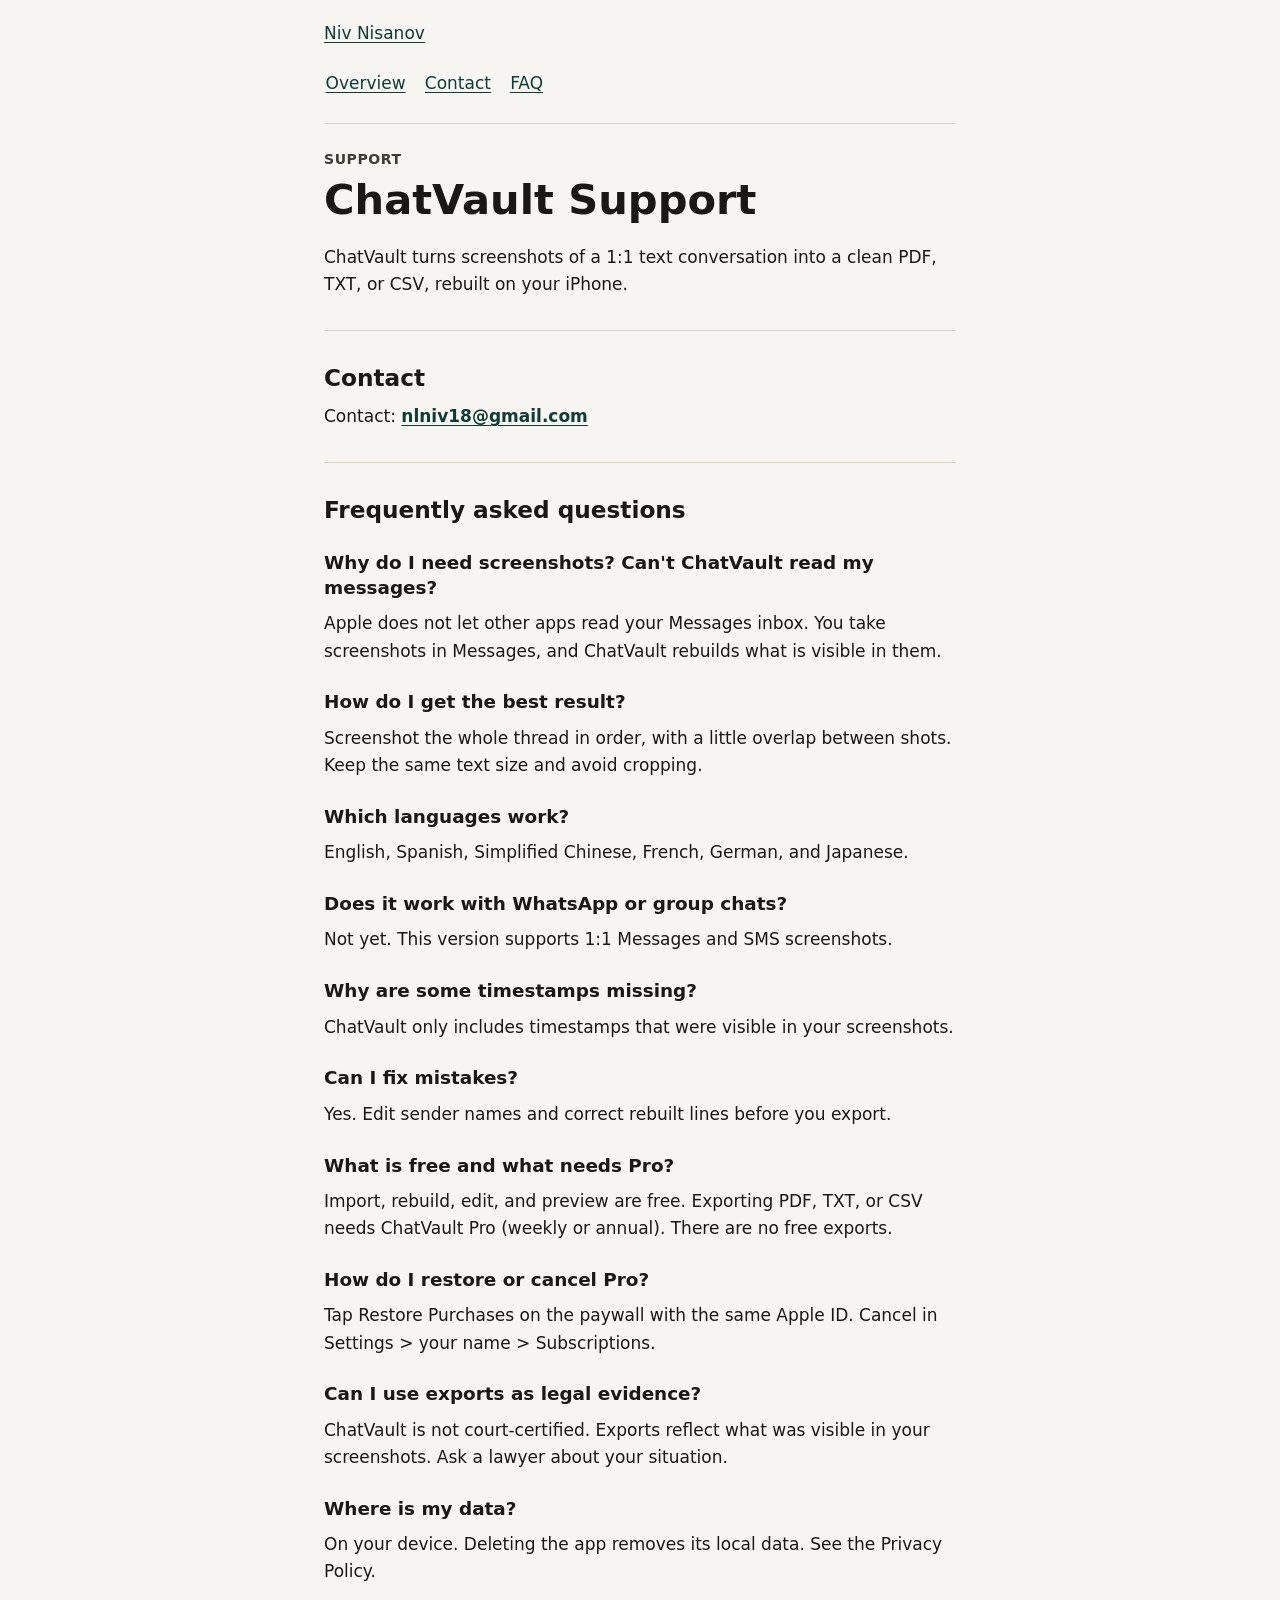
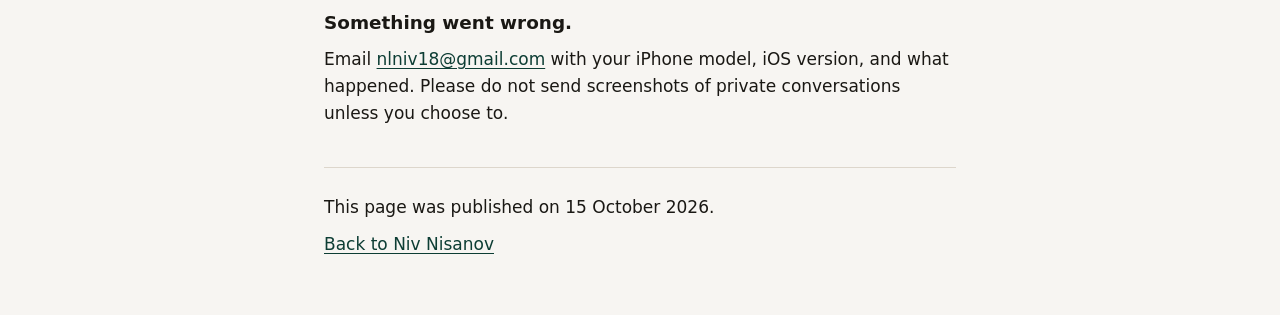
<file: chatvault/support/index.html>
<!DOCTYPE html>
<html lang="en">
<head>
    <meta charset="utf-8">
    <meta name="viewport" content="width=device-width, initial-scale=1">
    <title>ChatVault Support</title>
    <meta name="description" content="ChatVault turns screenshots of a 1:1 text conversation into a clean PDF, TXT, or CSV, rebuilt on your iPhone.">
    <link rel="canonical" href="https://nivnisanov.github.io/niv.nisanov-website/chatvault/support/">
    <meta name="author" content="Niv Nisanov">
    <meta name="color-scheme" content="light">
    <meta name="theme-color" content="#f7f5f2">
    <meta name="format-detection" content="telephone=no">
    <meta property="og:title" content="ChatVault Support">
    <meta property="og:description" content="ChatVault turns screenshots of a 1:1 text conversation into a clean PDF, TXT, or CSV, rebuilt on your iPhone.">
    <meta property="og:type" content="website">
    <meta property="og:url" content="https://nivnisanov.github.io/niv.nisanov-website/chatvault/support/">
    <meta property="og:locale" content="en_US">
    <meta property="og:site_name" content="Niv Nisanov">
    <script type="application/ld+json">
    {
      "@context": "https://schema.org",
      "@graph": [
        {
          "@type": "WebPage",
          "@id": "https://nivnisanov.github.io/niv.nisanov-website/chatvault/support/#webpage",
          "url": "https://nivnisanov.github.io/niv.nisanov-website/chatvault/support/",
          "name": "ChatVault Support",
          "description": "ChatVault turns screenshots of a 1:1 text conversation into a clean PDF, TXT, or CSV, rebuilt on your iPhone.",
          "inLanguage": "en",
          "datePublished": "2026-10-15",
          "dateModified": "2026-10-15",
          "mainEntity": {
            "@id": "https://nivnisanov.github.io/niv.nisanov-website/chatvault/support/#faq"
          }
        },
        {
          "@type": "FAQPage",
          "@id": "https://nivnisanov.github.io/niv.nisanov-website/chatvault/support/#faq",
          "url": "https://nivnisanov.github.io/niv.nisanov-website/chatvault/support/#faq",
          "mainEntity": [
            {
              "@type": "Question",
              "name": "Why do I need screenshots? Can't ChatVault read my messages?",
              "acceptedAnswer": {
                "@type": "Answer",
                "text": "Apple does not let other apps read your Messages inbox. You take screenshots in Messages, and ChatVault rebuilds what is visible in them."
              }
            },
            {
              "@type": "Question",
              "name": "How do I get the best result?",
              "acceptedAnswer": {
                "@type": "Answer",
                "text": "Screenshot the whole thread in order, with a little overlap between shots. Keep the same text size and avoid cropping."
              }
            },
            {
              "@type": "Question",
              "name": "Which languages work?",
              "acceptedAnswer": {
                "@type": "Answer",
                "text": "English, Spanish, Simplified Chinese, French, German, and Japanese."
              }
            },
            {
              "@type": "Question",
              "name": "Does it work with WhatsApp or group chats?",
              "acceptedAnswer": {
                "@type": "Answer",
                "text": "Not yet. This version supports 1:1 Messages and SMS screenshots."
              }
            },
            {
              "@type": "Question",
              "name": "Why are some timestamps missing?",
              "acceptedAnswer": {
                "@type": "Answer",
                "text": "ChatVault only includes timestamps that were visible in your screenshots."
              }
            },
            {
              "@type": "Question",
              "name": "Can I fix mistakes?",
              "acceptedAnswer": {
                "@type": "Answer",
                "text": "Yes. Edit sender names and correct rebuilt lines before you export."
              }
            },
            {
              "@type": "Question",
              "name": "What is free and what needs Pro?",
              "acceptedAnswer": {
                "@type": "Answer",
                "text": "Import, rebuild, edit, and preview are free. Exporting PDF, TXT, or CSV needs ChatVault Pro (weekly or annual). There are no free exports."
              }
            },
            {
              "@type": "Question",
              "name": "How do I restore or cancel Pro?",
              "acceptedAnswer": {
                "@type": "Answer",
                "text": "Tap Restore Purchases on the paywall with the same Apple ID. Cancel in Settings > your name > Subscriptions."
              }
            },
            {
              "@type": "Question",
              "name": "Can I use exports as legal evidence?",
              "acceptedAnswer": {
                "@type": "Answer",
                "text": "ChatVault is not court-certified. Exports reflect what was visible in your screenshots. Ask a lawyer about your situation."
              }
            },
            {
              "@type": "Question",
              "name": "Where is my data?",
              "acceptedAnswer": {
                "@type": "Answer",
                "text": "On your device. Deleting the app removes its local data. See the Privacy Policy."
              }
            },
            {
              "@type": "Question",
              "name": "Something went wrong.",
              "acceptedAnswer": {
                "@type": "Answer",
                "text": "Email nlniv18@gmail.com with your iPhone model, iOS version, and what happened. Please do not send screenshots of private conversations unless you choose to."
              }
            }
          ]
        }
      ]
    }
    </script>
    <style>
        :focus-visible {
            outline: 3px solid #0d3d34;
            outline-offset: 3px;
        }

        body {
            margin: 0;
            background: #f7f5f2;
            color: #1a1814;
            font-family: system-ui, -apple-system, "Segoe UI", Roboto, Helvetica, Arial, sans-serif;
            font-size: 1.0625rem;
            line-height: 1.6;
        }

        .skip {
            position: absolute;
            width: 1px;
            height: 1px;
            padding: 0;
            margin: -1px;
            overflow: hidden;
            clip: rect(0 0 0 0);
            clip-path: inset(50%);
            white-space: nowrap;
            border: 0;
        }

        .skip:focus {
            position: fixed;
            top: 0.5rem;
            left: 0.5rem;
            z-index: 10;
            width: auto;
            height: auto;
            margin: 0;
            padding: 0.6rem 0.8rem;
            overflow: visible;
            clip: auto;
            clip-path: none;
            white-space: normal;
            background: #fffefb;
            color: #1a1814;
        }

        .wrap {
            box-sizing: border-box;
            width: min(42rem, 100%);
            margin-inline: auto;
            padding: 1.25rem 1.25rem 3rem;
        }

        .kicker {
            margin: 0 0 0.35rem;
            color: #3f3a34;
            font-size: 0.875rem;
            font-weight: 700;
            letter-spacing: 0.04em;
            text-transform: uppercase;
        }

        h1 {
            margin: 0 0 1.25rem;
            font-size: clamp(2rem, 5vw, 2.6rem);
            line-height: 1.15;
            font-weight: 700;
        }

        h2 {
            margin: 1.75rem 0 0.4rem;
            font-size: 1.45rem;
            line-height: 1.3;
            font-weight: 700;
            scroll-margin-top: 1rem;
        }

        h3 {
            margin: 1.6rem 0 0.35rem;
            font-size: 1.15rem;
            line-height: 1.35;
            font-weight: 700;
            scroll-margin-top: 1rem;
        }

        p {
            margin: 0.6rem 0;
        }

        a {
            color: #0d3d34;
            text-underline-offset: 0.15em;
        }

        a:visited {
            color: #0d3d34;
        }

        a:hover {
            color: #072822;
        }

        header.site {
            padding-bottom: 1rem;
            margin-bottom: 1.5rem;
            border-bottom: 1px solid #ddd6cc;
        }

        .home-line {
            margin: 0;
        }

        nav ul {
            display: flex;
            flex-wrap: wrap;
            gap: 0.15rem 1rem;
            list-style: none;
            margin: 0.75rem 0 0;
            padding: 0;
        }

        nav a {
            display: inline-block;
            padding: 0.65rem 0.1rem;
        }

        section + section {
            margin-top: 2rem;
            padding-top: 0.25rem;
            border-top: 1px solid #ddd6cc;
        }

        footer {
            margin-top: 2.5rem;
            padding-top: 1rem;
            border-top: 1px solid #ddd6cc;
        }

        @media print {
            body {
                background: #fff;
                color: #000;
            }

            a {
                color: #000;
            }

            nav {
                display: none;
            }
        }
    </style>
</head>
<body>
    <a class="skip" href="#content">Skip to content</a>
    <div class="wrap">
        <header class="site">
            <p class="home-line"><a href="../../">Niv Nisanov</a></p>
            <nav aria-label="On this page">
                <ul>
                    <li><a href="#overview">Overview</a></li>
                    <li><a href="#contact">Contact</a></li>
                    <li><a href="#faq">FAQ</a></li>
                </ul>
            </nav>
        </header>

        <main id="content">
            <section id="overview">
                <p class="kicker">Support</p>
                <h1>ChatVault Support</h1>
                <p>ChatVault turns screenshots of a 1:1 text conversation into a clean PDF, TXT, or CSV, rebuilt on your iPhone.</p>
            </section>

            <section id="contact" aria-labelledby="contact-heading">
                <h2 id="contact-heading">Contact</h2>
                <p>Contact: <a href="mailto:nlniv18@gmail.com"><strong>nlniv18@gmail.com</strong></a></p>
            </section>

            <section id="faq" aria-labelledby="faq-heading">
                <h2 id="faq-heading">Frequently asked questions</h2>

                <h3 id="why-screenshots">Why do I need screenshots? Can't ChatVault read my messages?</h3>
                <p>Apple does not let other apps read your Messages inbox. You take screenshots in Messages, and ChatVault rebuilds what is visible in them.</p>
                <h3 id="best-result">How do I get the best result?</h3>
                <p>Screenshot the whole thread in order, with a little overlap between shots. Keep the same text size and avoid cropping.</p>
                <h3 id="languages">Which languages work?</h3>
                <p>English, Spanish, Simplified Chinese, French, German, and Japanese.</p>
                <h3 id="whatsapp-or-groups">Does it work with WhatsApp or group chats?</h3>
                <p>Not yet. This version supports 1:1 Messages and SMS screenshots.</p>
                <h3 id="timestamps">Why are some timestamps missing?</h3>
                <p>ChatVault only includes timestamps that were visible in your screenshots.</p>
                <h3 id="fix-mistakes">Can I fix mistakes?</h3>
                <p>Yes. Edit sender names and correct rebuilt lines before you export.</p>
                <h3 id="free-and-pro">What is free and what needs Pro?</h3>
                <p>Import, rebuild, edit, and preview are free. Exporting PDF, TXT, or CSV needs ChatVault Pro (weekly or annual). There are no free exports.</p>
                <h3 id="restore-or-cancel">How do I restore or cancel Pro?</h3>
                <p>Tap Restore Purchases on the paywall with the same Apple ID. Cancel in Settings &gt; your name &gt; Subscriptions.</p>
                <h3 id="legal-evidence">Can I use exports as legal evidence?</h3>
                <p>ChatVault is not court-certified. Exports reflect what was visible in your screenshots. Ask a lawyer about your situation.</p>
                <h3 id="where-is-my-data">Where is my data?</h3>
                <p>On your device. Deleting the app removes its local data. See the Privacy Policy.</p>
                <h3 id="something-went-wrong">Something went wrong.</h3>
                <p>Email <a href="mailto:nlniv18@gmail.com">nlniv18@gmail.com</a> with your iPhone model, iOS version, and what happened. Please do not send screenshots of private conversations unless you choose to.</p>
            </section>
        </main>

        <footer>
            <p>This page was published on 15 October 2026.</p>
            <p><a href="../../">Back to Niv Nisanov</a></p>
        </footer>
    </div>
</body>
</html>
</file>
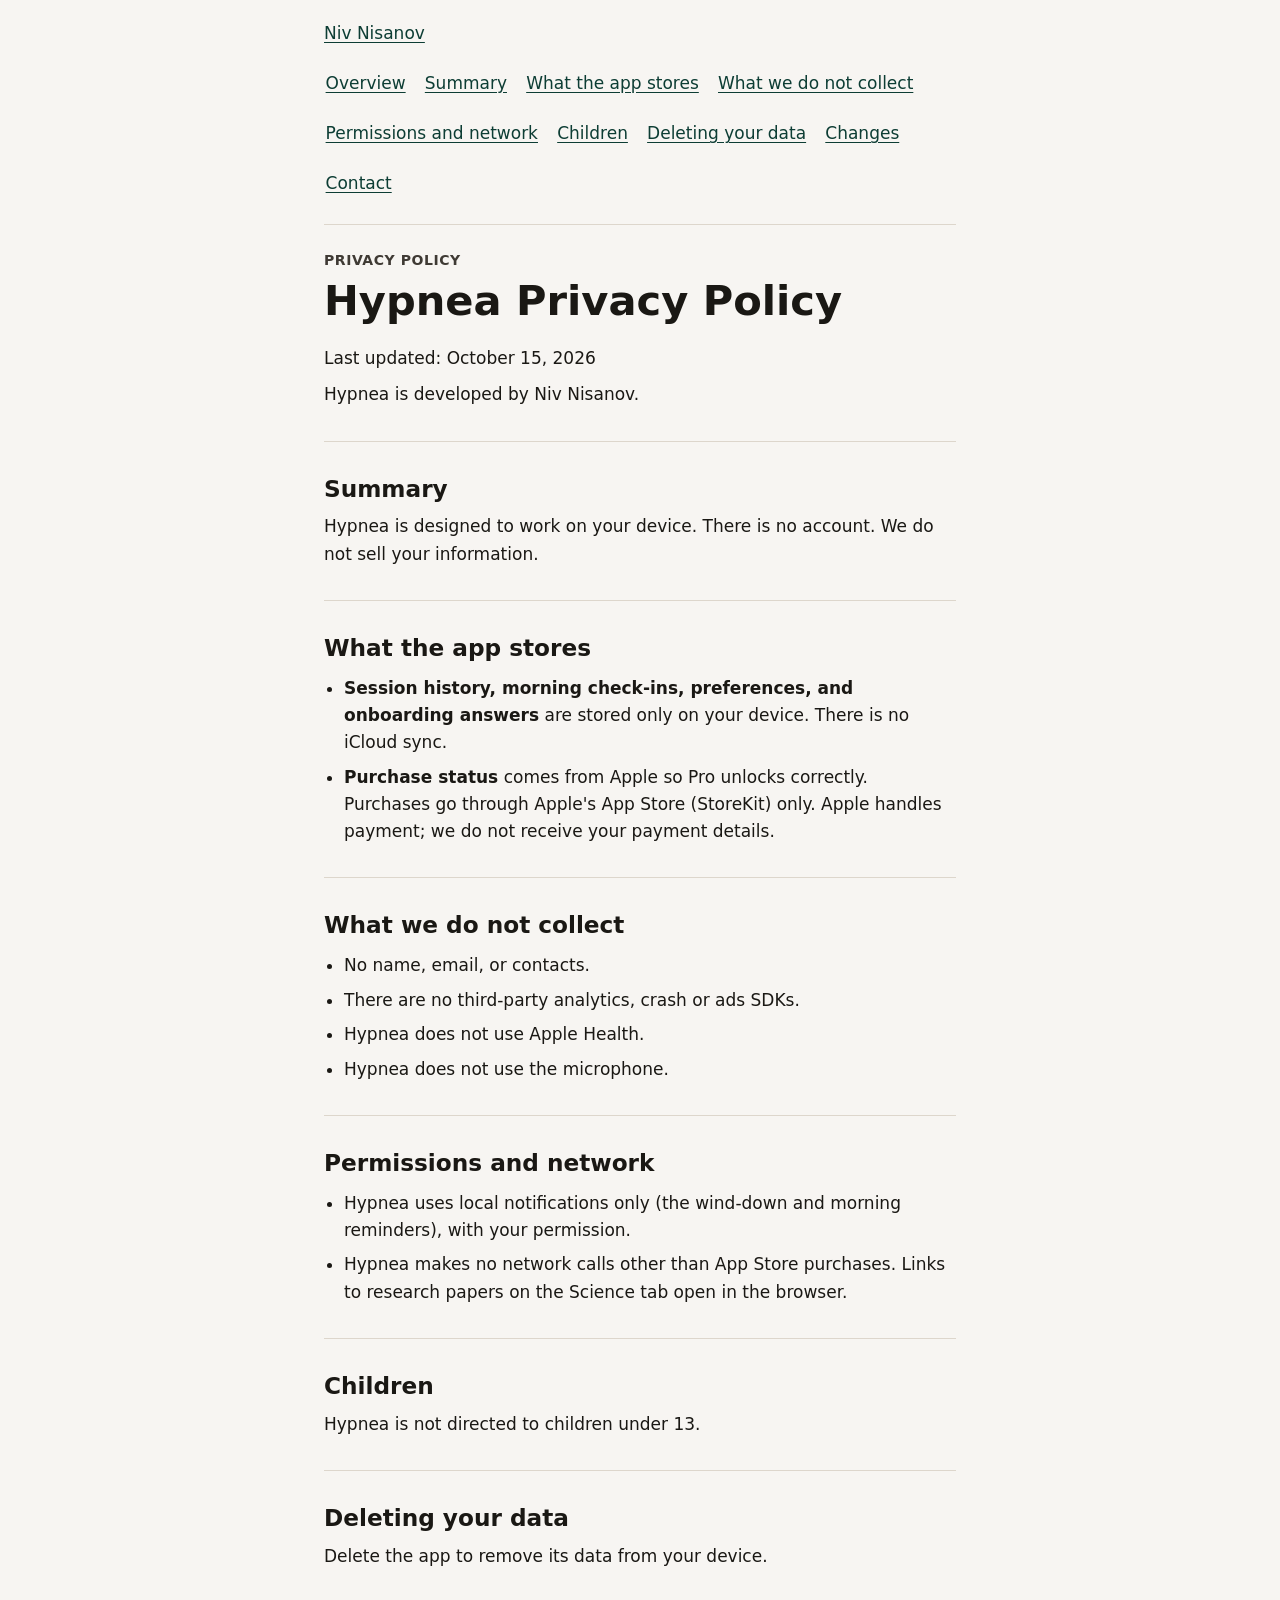
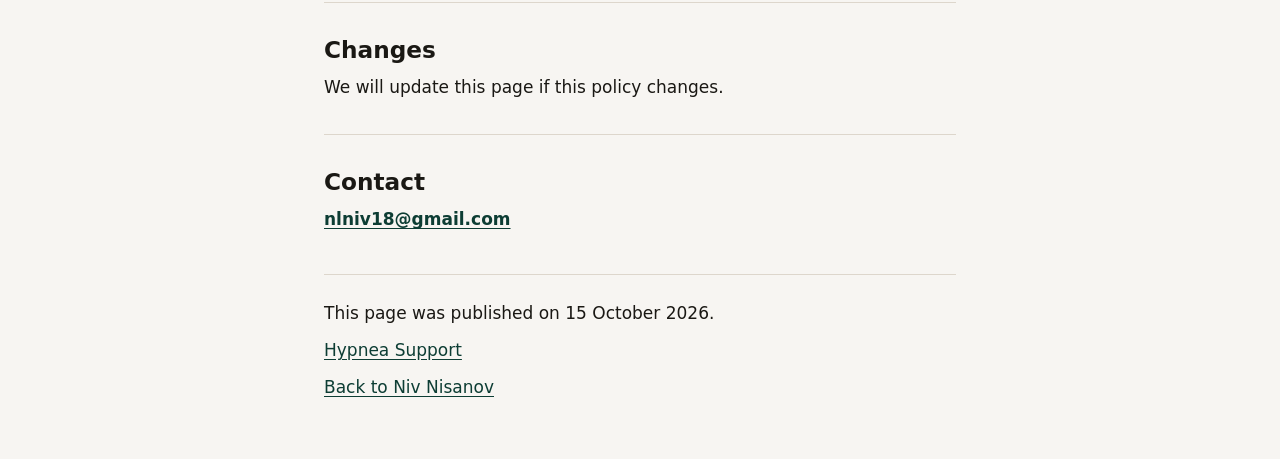
<file: hypnea/privacy/index.html>
<!DOCTYPE html>
<html lang="en">
<head>
    <meta charset="utf-8">
    <meta name="viewport" content="width=device-width, initial-scale=1">
    <title>Hypnea Privacy Policy</title>
    <meta name="description" content="Hypnea is designed to work on your device. There is no account. We do not sell your information.">
    <link rel="canonical" href="https://nivnisanov.github.io/niv.nisanov-website/hypnea/privacy/">
    <meta name="author" content="Niv Nisanov">
    <meta name="color-scheme" content="light">
    <meta name="theme-color" content="#f7f5f2">
    <meta name="format-detection" content="telephone=no">
    <meta property="og:title" content="Hypnea Privacy Policy">
    <meta property="og:description" content="Hypnea is designed to work on your device. There is no account. We do not sell your information.">
    <meta property="og:type" content="website">
    <meta property="og:url" content="https://nivnisanov.github.io/niv.nisanov-website/hypnea/privacy/">
    <meta property="og:locale" content="en_US">
    <meta property="og:site_name" content="Niv Nisanov">
    <script type="application/ld+json">
    {
      "@context": "https://schema.org",
      "@type": "WebPage",
      "@id": "https://nivnisanov.github.io/niv.nisanov-website/hypnea/privacy/#webpage",
      "url": "https://nivnisanov.github.io/niv.nisanov-website/hypnea/privacy/",
      "name": "Hypnea Privacy Policy",
      "description": "Hypnea is designed to work on your device. There is no account. We do not sell your information.",
      "inLanguage": "en",
      "datePublished": "2026-10-15",
      "dateModified": "2026-10-15"
    }
    </script>
    <style>
        :focus-visible {
            outline: 3px solid #0d3d34;
            outline-offset: 3px;
        }

        body {
            margin: 0;
            background: #f7f5f2;
            color: #1a1814;
            font-family: system-ui, -apple-system, "Segoe UI", Roboto, Helvetica, Arial, sans-serif;
            font-size: 1.0625rem;
            line-height: 1.6;
        }

        .skip {
            position: absolute;
            width: 1px;
            height: 1px;
            padding: 0;
            margin: -1px;
            overflow: hidden;
            clip: rect(0 0 0 0);
            clip-path: inset(50%);
            white-space: nowrap;
            border: 0;
        }

        .skip:focus {
            position: fixed;
            top: 0.5rem;
            left: 0.5rem;
            z-index: 10;
            width: auto;
            height: auto;
            margin: 0;
            padding: 0.6rem 0.8rem;
            overflow: visible;
            clip: auto;
            clip-path: none;
            white-space: normal;
            background: #fffefb;
            color: #1a1814;
        }

        .wrap {
            box-sizing: border-box;
            width: min(42rem, 100%);
            margin-inline: auto;
            padding: 1.25rem 1.25rem 3rem;
        }

        .kicker {
            margin: 0 0 0.35rem;
            color: #3f3a34;
            font-size: 0.875rem;
            font-weight: 700;
            letter-spacing: 0.04em;
            text-transform: uppercase;
        }

        h1 {
            margin: 0 0 1.25rem;
            font-size: clamp(2rem, 5vw, 2.6rem);
            line-height: 1.15;
            font-weight: 700;
        }

        h2 {
            margin: 1.75rem 0 0.4rem;
            font-size: 1.45rem;
            line-height: 1.3;
            font-weight: 700;
            scroll-margin-top: 1rem;
        }

        h3 {
            margin: 1.6rem 0 0.35rem;
            font-size: 1.15rem;
            line-height: 1.35;
            font-weight: 700;
            scroll-margin-top: 1rem;
        }

        p {
            margin: 0.6rem 0;
        }

        a {
            color: #0d3d34;
            text-underline-offset: 0.15em;
        }

        a:visited {
            color: #0d3d34;
        }

        a:hover {
            color: #072822;
        }

        header.site {
            padding-bottom: 1rem;
            margin-bottom: 1.5rem;
            border-bottom: 1px solid #ddd6cc;
        }

        .home-line {
            margin: 0;
        }

        nav ul {
            display: flex;
            flex-wrap: wrap;
            gap: 0.15rem 1rem;
            list-style: none;
            margin: 0.75rem 0 0;
            padding: 0;
        }

        nav a {
            display: inline-block;
            padding: 0.65rem 0.1rem;
        }

        section + section {
            margin-top: 2rem;
            padding-top: 0.25rem;
            border-top: 1px solid #ddd6cc;
        }

        footer {
            margin-top: 2.5rem;
            padding-top: 1rem;
            border-top: 1px solid #ddd6cc;
        }

        ul.points {
            margin: 0.75rem 0 0;
            padding-left: 1.25rem;
        }

        ul.points li + li {
            margin-top: 0.45rem;
        }

        @media print {
            body {
                background: #fff;
                color: #000;
            }

            a {
                color: #000;
            }

            nav {
                display: none;
            }
        }
    </style>
</head>
<body>
    <a class="skip" href="#content">Skip to content</a>
    <div class="wrap">
        <header class="site">
            <p class="home-line"><a href="../../">Niv Nisanov</a></p>
            <nav aria-label="On this page">
                <ul>
                    <li><a href="#overview">Overview</a></li>
                    <li><a href="#summary">Summary</a></li>
                    <li><a href="#uses">What the app stores</a></li>
                    <li><a href="#not-collected">What we do not collect</a></li>
                    <li><a href="#permissions">Permissions and network</a></li>
                    <li><a href="#children">Children</a></li>
                    <li><a href="#delete">Deleting your data</a></li>
                    <li><a href="#changes">Changes</a></li>
                    <li><a href="#contact">Contact</a></li>
                </ul>
            </nav>
        </header>

        <main id="content">
            <section id="overview">
                <p class="kicker">Privacy policy</p>
                <h1>Hypnea Privacy Policy</h1>
                <p>Last updated: October 15, 2026</p>
                <p>Hypnea is developed by Niv Nisanov.</p>
            </section>

            <section id="summary" aria-labelledby="summary-heading">
                <h2 id="summary-heading">Summary</h2>
                <p>Hypnea is designed to work on your device. There is no account. We do not sell your information.</p>
            </section>

            <section id="uses" aria-labelledby="uses-heading">
                <h2 id="uses-heading">What the app stores</h2>
                <ul class="points">
                    <li><strong>Session history, morning check-ins, preferences, and onboarding answers</strong> are stored only on your device. There is no iCloud sync.</li>
                    <li><strong>Purchase status</strong> comes from Apple so Pro unlocks correctly. Purchases go through Apple's App Store (StoreKit) only. Apple handles payment; we do not receive your payment details.</li>
                </ul>
            </section>

            <section id="not-collected" aria-labelledby="not-collected-heading">
                <h2 id="not-collected-heading">What we do not collect</h2>
                <ul class="points">
                    <li>No name, email, or contacts.</li>
                    <li>There are no third-party analytics, crash or ads SDKs.</li>
                    <li>Hypnea does not use Apple Health.</li>
                    <li>Hypnea does not use the microphone.</li>
                </ul>
            </section>

            <section id="permissions" aria-labelledby="permissions-heading">
                <h2 id="permissions-heading">Permissions and network</h2>
                <ul class="points">
                    <li>Hypnea uses local notifications only (the wind-down and morning reminders), with your permission.</li>
                    <li>Hypnea makes no network calls other than App Store purchases. Links to research papers on the Science tab open in the browser.</li>
                </ul>
            </section>

            <section id="children" aria-labelledby="children-heading">
                <h2 id="children-heading">Children</h2>
                <p>Hypnea is not directed to children under 13.</p>
            </section>

            <section id="delete" aria-labelledby="delete-heading">
                <h2 id="delete-heading">Deleting your data</h2>
                <p>Delete the app to remove its data from your device.</p>
            </section>

            <section id="changes" aria-labelledby="changes-heading">
                <h2 id="changes-heading">Changes</h2>
                <p>We will update this page if this policy changes.</p>
            </section>

            <section id="contact" aria-labelledby="contact-heading">
                <h2 id="contact-heading">Contact</h2>
                <p><a href="mailto:nlniv18@gmail.com"><strong>nlniv18@gmail.com</strong></a></p>
            </section>

        </main>

        <footer>
            <p>This page was published on 15 October 2026.</p>
            <p><a href="../support/">Hypnea Support</a></p>
            <p><a href="../../">Back to Niv Nisanov</a></p>
        </footer>
    </div>
</body>
</html>
</file>
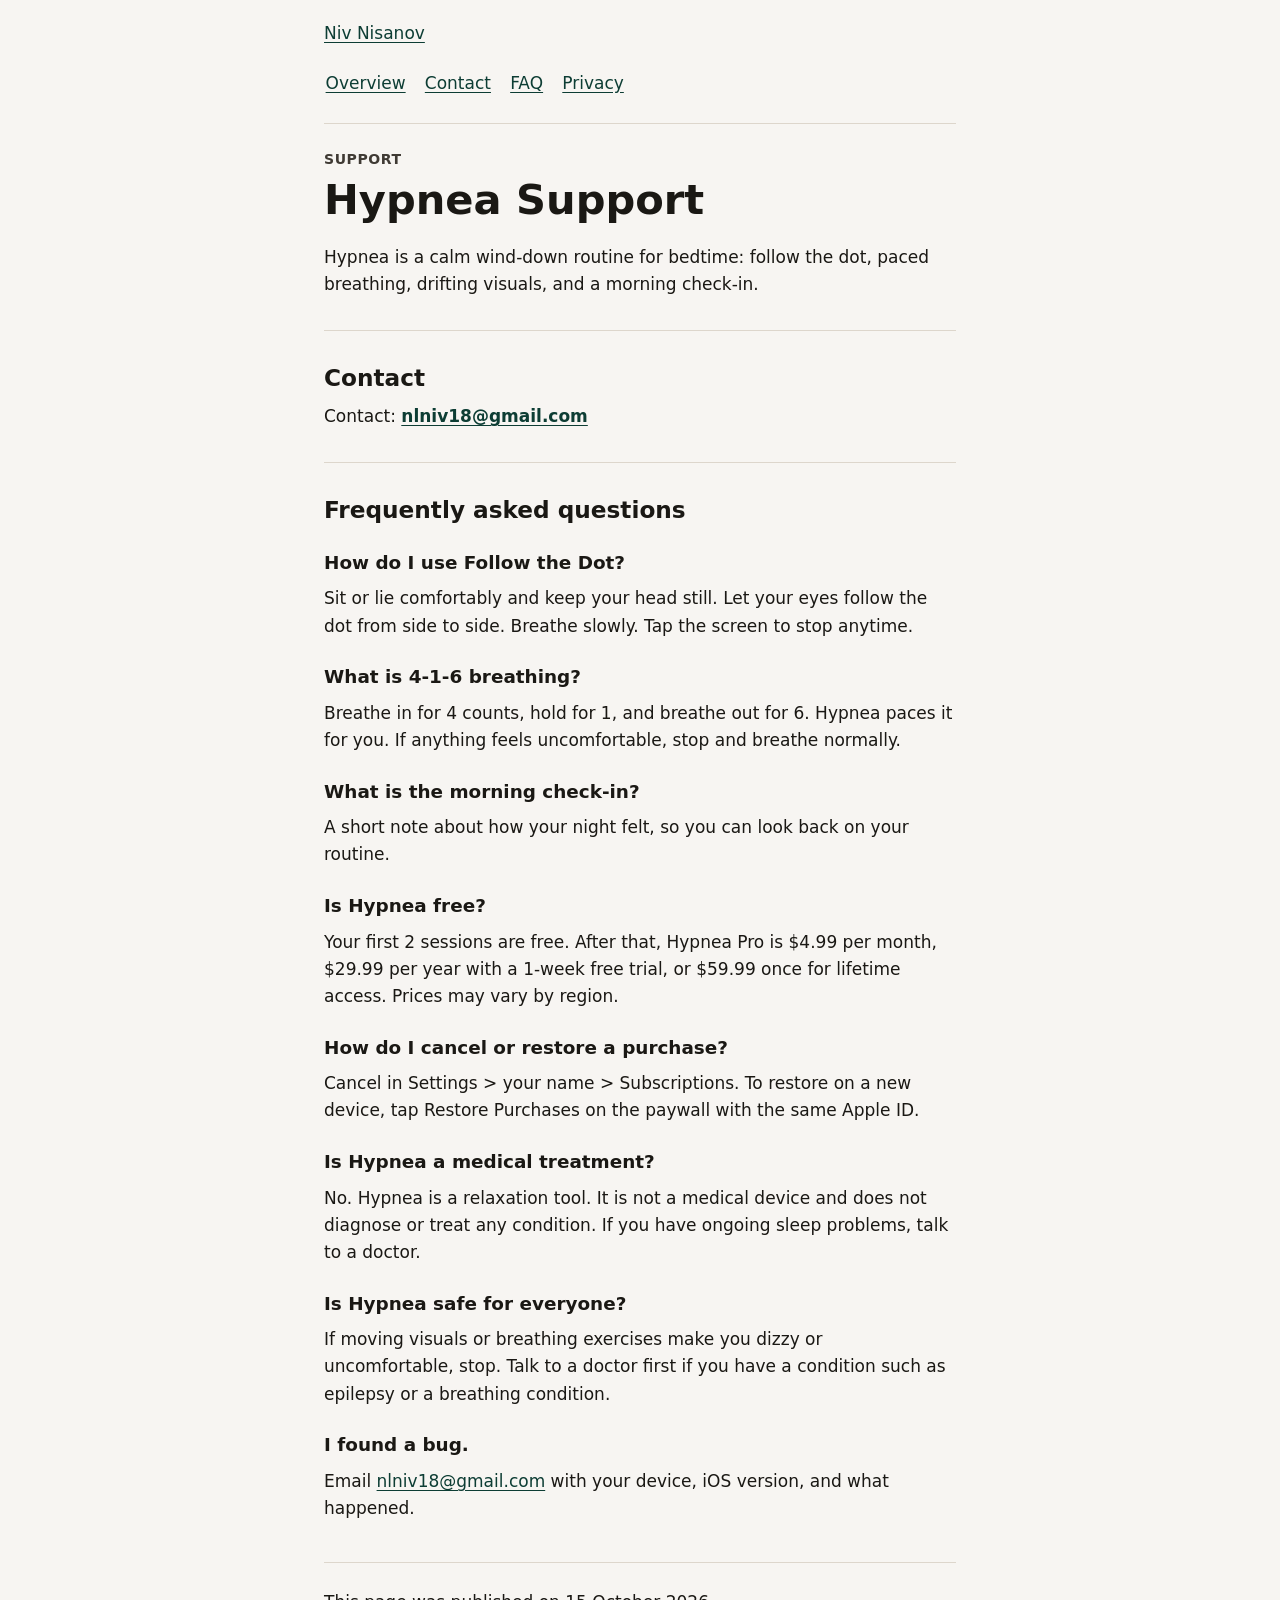
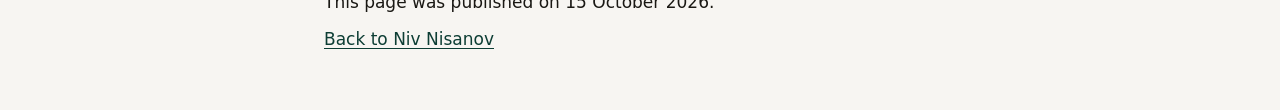
<file: hypnea/support/index.html>
<!DOCTYPE html>
<html lang="en">
<head>
    <meta charset="utf-8">
    <meta name="viewport" content="width=device-width, initial-scale=1">
    <title>Hypnea Support</title>
    <meta name="description" content="Hypnea is a calm wind-down routine for bedtime: follow the dot, paced breathing, drifting visuals, and a morning check-in.">
    <link rel="canonical" href="https://nivnisanov.github.io/niv.nisanov-website/hypnea/support/">
    <meta name="author" content="Niv Nisanov">
    <meta name="color-scheme" content="light">
    <meta name="theme-color" content="#f7f5f2">
    <meta name="format-detection" content="telephone=no">
    <meta property="og:title" content="Hypnea Support">
    <meta property="og:description" content="Hypnea is a calm wind-down routine for bedtime: follow the dot, paced breathing, drifting visuals, and a morning check-in.">
    <meta property="og:type" content="website">
    <meta property="og:url" content="https://nivnisanov.github.io/niv.nisanov-website/hypnea/support/">
    <meta property="og:locale" content="en_US">
    <meta property="og:site_name" content="Niv Nisanov">
    <script type="application/ld+json">
    {
      "@context": "https://schema.org",
      "@graph": [
        {
          "@type": "WebPage",
          "@id": "https://nivnisanov.github.io/niv.nisanov-website/hypnea/support/#webpage",
          "url": "https://nivnisanov.github.io/niv.nisanov-website/hypnea/support/",
          "name": "Hypnea Support",
          "description": "Hypnea is a calm wind-down routine for bedtime: follow the dot, paced breathing, drifting visuals, and a morning check-in.",
          "inLanguage": "en",
          "datePublished": "2026-10-15",
          "dateModified": "2026-10-15",
          "mainEntity": {
            "@id": "https://nivnisanov.github.io/niv.nisanov-website/hypnea/support/#faq"
          }
        },
        {
          "@type": "FAQPage",
          "@id": "https://nivnisanov.github.io/niv.nisanov-website/hypnea/support/#faq",
          "url": "https://nivnisanov.github.io/niv.nisanov-website/hypnea/support/#faq",
          "mainEntity": [
            {
              "@type": "Question",
              "name": "How do I use Follow the Dot?",
              "acceptedAnswer": {
                "@type": "Answer",
                "text": "Sit or lie comfortably and keep your head still. Let your eyes follow the dot from side to side. Breathe slowly. Tap the screen to stop anytime."
              }
            },
            {
              "@type": "Question",
              "name": "What is 4-1-6 breathing?",
              "acceptedAnswer": {
                "@type": "Answer",
                "text": "Breathe in for 4 counts, hold for 1, and breathe out for 6. Hypnea paces it for you. If anything feels uncomfortable, stop and breathe normally."
              }
            },
            {
              "@type": "Question",
              "name": "What is the morning check-in?",
              "acceptedAnswer": {
                "@type": "Answer",
                "text": "A short note about how your night felt, so you can look back on your routine."
              }
            },
            {
              "@type": "Question",
              "name": "Is Hypnea free?",
              "acceptedAnswer": {
                "@type": "Answer",
                "text": "Your first 2 sessions are free. After that, Hypnea Pro is $4.99 per month, $29.99 per year with a 1-week free trial, or $59.99 once for lifetime access. Prices may vary by region."
              }
            },
            {
              "@type": "Question",
              "name": "How do I cancel or restore a purchase?",
              "acceptedAnswer": {
                "@type": "Answer",
                "text": "Cancel in Settings > your name > Subscriptions. To restore on a new device, tap Restore Purchases on the paywall with the same Apple ID."
              }
            },
            {
              "@type": "Question",
              "name": "Is Hypnea a medical treatment?",
              "acceptedAnswer": {
                "@type": "Answer",
                "text": "No. Hypnea is a relaxation tool. It is not a medical device and does not diagnose or treat any condition. If you have ongoing sleep problems, talk to a doctor."
              }
            },
            {
              "@type": "Question",
              "name": "Is Hypnea safe for everyone?",
              "acceptedAnswer": {
                "@type": "Answer",
                "text": "If moving visuals or breathing exercises make you dizzy or uncomfortable, stop. Talk to a doctor first if you have a condition such as epilepsy or a breathing condition."
              }
            },
            {
              "@type": "Question",
              "name": "I found a bug.",
              "acceptedAnswer": {
                "@type": "Answer",
                "text": "Email nlniv18@gmail.com with your device, iOS version, and what happened."
              }
            }
          ]
        }
      ]
    }
    </script>
    <style>
        :focus-visible {
            outline: 3px solid #0d3d34;
            outline-offset: 3px;
        }

        body {
            margin: 0;
            background: #f7f5f2;
            color: #1a1814;
            font-family: system-ui, -apple-system, "Segoe UI", Roboto, Helvetica, Arial, sans-serif;
            font-size: 1.0625rem;
            line-height: 1.6;
        }

        .skip {
            position: absolute;
            width: 1px;
            height: 1px;
            padding: 0;
            margin: -1px;
            overflow: hidden;
            clip: rect(0 0 0 0);
            clip-path: inset(50%);
            white-space: nowrap;
            border: 0;
        }

        .skip:focus {
            position: fixed;
            top: 0.5rem;
            left: 0.5rem;
            z-index: 10;
            width: auto;
            height: auto;
            margin: 0;
            padding: 0.6rem 0.8rem;
            overflow: visible;
            clip: auto;
            clip-path: none;
            white-space: normal;
            background: #fffefb;
            color: #1a1814;
        }

        .wrap {
            box-sizing: border-box;
            width: min(42rem, 100%);
            margin-inline: auto;
            padding: 1.25rem 1.25rem 3rem;
        }

        .kicker {
            margin: 0 0 0.35rem;
            color: #3f3a34;
            font-size: 0.875rem;
            font-weight: 700;
            letter-spacing: 0.04em;
            text-transform: uppercase;
        }

        h1 {
            margin: 0 0 1.25rem;
            font-size: clamp(2rem, 5vw, 2.6rem);
            line-height: 1.15;
            font-weight: 700;
        }

        h2 {
            margin: 1.75rem 0 0.4rem;
            font-size: 1.45rem;
            line-height: 1.3;
            font-weight: 700;
            scroll-margin-top: 1rem;
        }

        h3 {
            margin: 1.6rem 0 0.35rem;
            font-size: 1.15rem;
            line-height: 1.35;
            font-weight: 700;
            scroll-margin-top: 1rem;
        }

        p {
            margin: 0.6rem 0;
        }

        a {
            color: #0d3d34;
            text-underline-offset: 0.15em;
        }

        a:visited {
            color: #0d3d34;
        }

        a:hover {
            color: #072822;
        }

        header.site {
            padding-bottom: 1rem;
            margin-bottom: 1.5rem;
            border-bottom: 1px solid #ddd6cc;
        }

        .home-line {
            margin: 0;
        }

        nav ul {
            display: flex;
            flex-wrap: wrap;
            gap: 0.15rem 1rem;
            list-style: none;
            margin: 0.75rem 0 0;
            padding: 0;
        }

        nav a {
            display: inline-block;
            padding: 0.65rem 0.1rem;
        }

        section + section {
            margin-top: 2rem;
            padding-top: 0.25rem;
            border-top: 1px solid #ddd6cc;
        }

        footer {
            margin-top: 2.5rem;
            padding-top: 1rem;
            border-top: 1px solid #ddd6cc;
        }

        @media print {
            body {
                background: #fff;
                color: #000;
            }

            a {
                color: #000;
            }

            nav {
                display: none;
            }
        }
    </style>
</head>
<body>
    <a class="skip" href="#content">Skip to content</a>
    <div class="wrap">
        <header class="site">
            <p class="home-line"><a href="../../">Niv Nisanov</a></p>
            <nav aria-label="Links">
                <ul>
                    <li><a href="#overview">Overview</a></li>
                    <li><a href="#contact">Contact</a></li>
                    <li><a href="#faq">FAQ</a></li>
                    <li><a href="../privacy/">Privacy</a></li>
                </ul>
            </nav>
        </header>

        <main id="content">
            <section id="overview">
                <p class="kicker">Support</p>
                <h1>Hypnea Support</h1>
                <p>Hypnea is a calm wind-down routine for bedtime: follow the dot, paced breathing, drifting visuals, and a morning check-in.</p>
            </section>

            <section id="contact" aria-labelledby="contact-heading">
                <h2 id="contact-heading">Contact</h2>
                <p>Contact: <a href="mailto:nlniv18@gmail.com"><strong>nlniv18@gmail.com</strong></a></p>
            </section>

            <section id="faq" aria-labelledby="faq-heading">
                <h2 id="faq-heading">Frequently asked questions</h2>

                <h3 id="follow-the-dot">How do I use Follow the Dot?</h3>
                <p>Sit or lie comfortably and keep your head still. Let your eyes follow the dot from side to side. Breathe slowly. Tap the screen to stop anytime.</p>
                <h3 id="breathing-4-1-6">What is 4-1-6 breathing?</h3>
                <p>Breathe in for 4 counts, hold for 1, and breathe out for 6. Hypnea paces it for you. If anything feels uncomfortable, stop and breathe normally.</p>
                <h3 id="morning-check-in">What is the morning check-in?</h3>
                <p>A short note about how your night felt, so you can look back on your routine.</p>
                <h3 id="is-it-free">Is Hypnea free?</h3>
                <p>Your first 2 sessions are free. After that, Hypnea Pro is $4.99 per month, $29.99 per year with a 1-week free trial, or $59.99 once for lifetime access. Prices may vary by region.</p>
                <h3 id="cancel-or-restore">How do I cancel or restore a purchase?</h3>
                <p>Cancel in Settings &gt; your name &gt; Subscriptions. To restore on a new device, tap Restore Purchases on the paywall with the same Apple ID.</p>
                <h3 id="not-a-medical-device">Is Hypnea a medical treatment?</h3>
                <p>No. Hypnea is a relaxation tool. It is not a medical device and does not diagnose or treat any condition. If you have ongoing sleep problems, talk to a doctor.</p>
                <h3 id="safe-for-everyone">Is Hypnea safe for everyone?</h3>
                <p>If moving visuals or breathing exercises make you dizzy or uncomfortable, stop. Talk to a doctor first if you have a condition such as epilepsy or a breathing condition.</p>
                <h3 id="bug">I found a bug.</h3>
                <p>Email <a href="mailto:nlniv18@gmail.com">nlniv18@gmail.com</a> with your device, iOS version, and what happened.</p>
            </section>
        </main>

        <footer>
            <p>This page was published on 15 October 2026.</p>
            <p><a href="../../">Back to Niv Nisanov</a></p>
        </footer>
    </div>
</body>
</html>
</file>
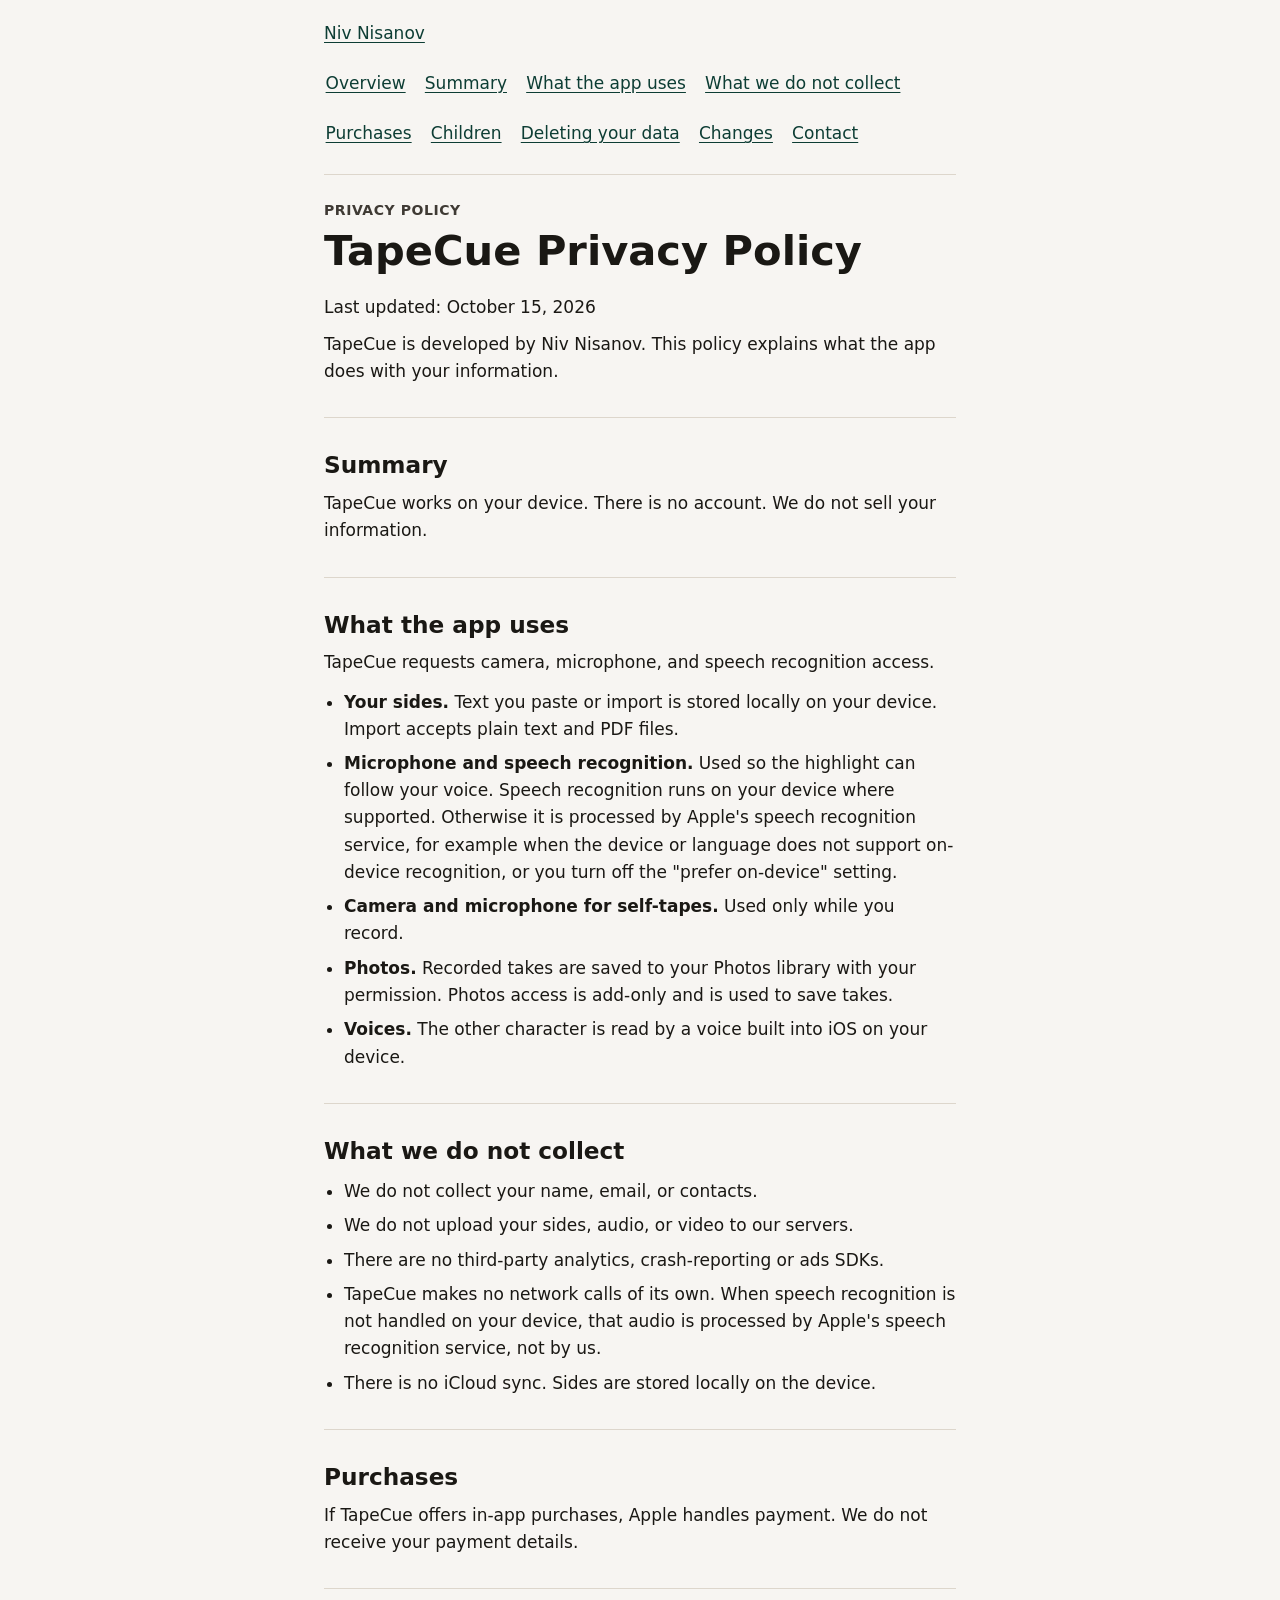
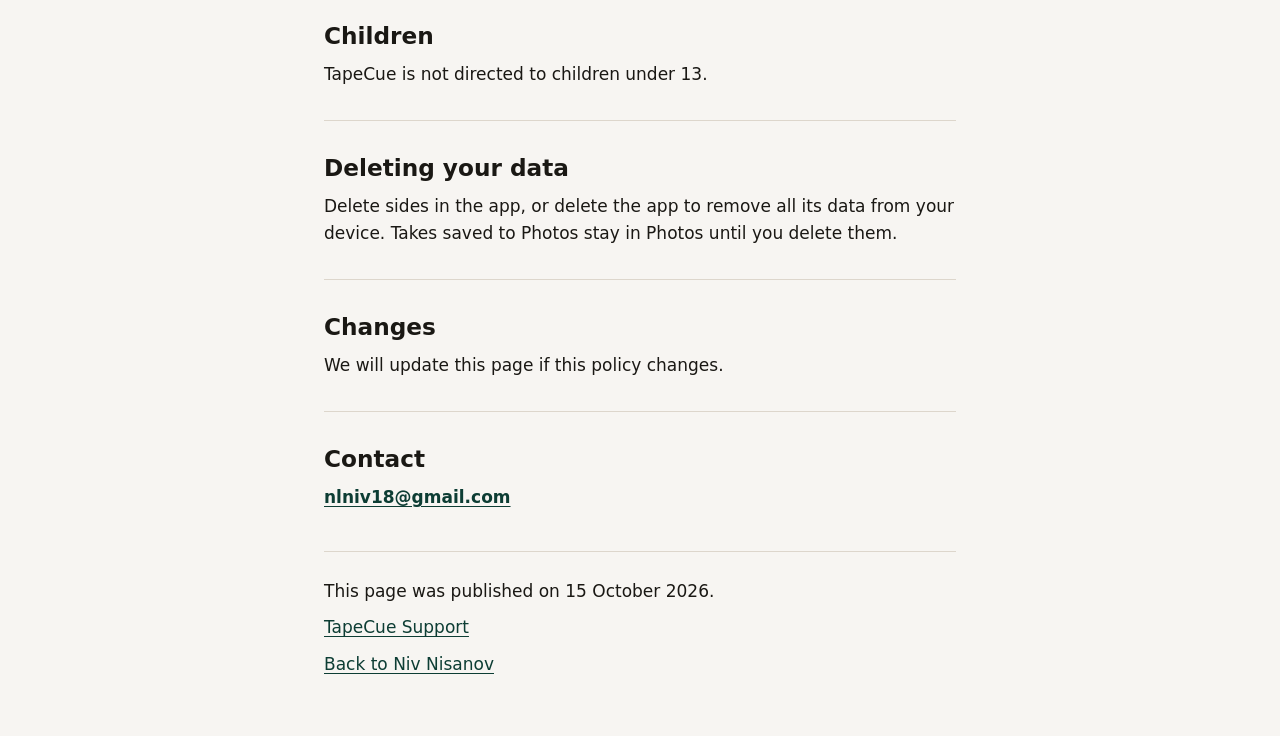
<file: tapecue/privacy/index.html>
<!DOCTYPE html>
<html lang="en">
<head>
    <meta charset="utf-8">
    <meta name="viewport" content="width=device-width, initial-scale=1">
    <title>TapeCue Privacy Policy</title>
    <meta name="description" content="TapeCue works on your device. There is no account. We do not sell your information.">
    <link rel="canonical" href="https://nivnisanov.github.io/niv.nisanov-website/tapecue/privacy/">
    <meta name="author" content="Niv Nisanov">
    <meta name="color-scheme" content="light">
    <meta name="theme-color" content="#f7f5f2">
    <meta name="format-detection" content="telephone=no">
    <meta property="og:title" content="TapeCue Privacy Policy">
    <meta property="og:description" content="TapeCue works on your device. There is no account. We do not sell your information.">
    <meta property="og:type" content="website">
    <meta property="og:url" content="https://nivnisanov.github.io/niv.nisanov-website/tapecue/privacy/">
    <meta property="og:locale" content="en_US">
    <meta property="og:site_name" content="Niv Nisanov">
    <script type="application/ld+json">
    {
      "@context": "https://schema.org",
      "@type": "WebPage",
      "@id": "https://nivnisanov.github.io/niv.nisanov-website/tapecue/privacy/#webpage",
      "url": "https://nivnisanov.github.io/niv.nisanov-website/tapecue/privacy/",
      "name": "TapeCue Privacy Policy",
      "description": "TapeCue works on your device. There is no account. We do not sell your information.",
      "inLanguage": "en",
      "datePublished": "2026-10-15",
      "dateModified": "2026-10-15"
    }
    </script>
    <style>
        :focus-visible {
            outline: 3px solid #0d3d34;
            outline-offset: 3px;
        }

        body {
            margin: 0;
            background: #f7f5f2;
            color: #1a1814;
            font-family: system-ui, -apple-system, "Segoe UI", Roboto, Helvetica, Arial, sans-serif;
            font-size: 1.0625rem;
            line-height: 1.6;
        }

        .skip {
            position: absolute;
            width: 1px;
            height: 1px;
            padding: 0;
            margin: -1px;
            overflow: hidden;
            clip: rect(0 0 0 0);
            clip-path: inset(50%);
            white-space: nowrap;
            border: 0;
        }

        .skip:focus {
            position: fixed;
            top: 0.5rem;
            left: 0.5rem;
            z-index: 10;
            width: auto;
            height: auto;
            margin: 0;
            padding: 0.6rem 0.8rem;
            overflow: visible;
            clip: auto;
            clip-path: none;
            white-space: normal;
            background: #fffefb;
            color: #1a1814;
        }

        .wrap {
            box-sizing: border-box;
            width: min(42rem, 100%);
            margin-inline: auto;
            padding: 1.25rem 1.25rem 3rem;
        }

        .kicker {
            margin: 0 0 0.35rem;
            color: #3f3a34;
            font-size: 0.875rem;
            font-weight: 700;
            letter-spacing: 0.04em;
            text-transform: uppercase;
        }

        h1 {
            margin: 0 0 1.25rem;
            font-size: clamp(2rem, 5vw, 2.6rem);
            line-height: 1.15;
            font-weight: 700;
        }

        h2 {
            margin: 1.75rem 0 0.4rem;
            font-size: 1.45rem;
            line-height: 1.3;
            font-weight: 700;
            scroll-margin-top: 1rem;
        }

        h3 {
            margin: 1.6rem 0 0.35rem;
            font-size: 1.15rem;
            line-height: 1.35;
            font-weight: 700;
            scroll-margin-top: 1rem;
        }

        p {
            margin: 0.6rem 0;
        }

        a {
            color: #0d3d34;
            text-underline-offset: 0.15em;
        }

        a:visited {
            color: #0d3d34;
        }

        a:hover {
            color: #072822;
        }

        header.site {
            padding-bottom: 1rem;
            margin-bottom: 1.5rem;
            border-bottom: 1px solid #ddd6cc;
        }

        .home-line {
            margin: 0;
        }

        nav ul {
            display: flex;
            flex-wrap: wrap;
            gap: 0.15rem 1rem;
            list-style: none;
            margin: 0.75rem 0 0;
            padding: 0;
        }

        nav a {
            display: inline-block;
            padding: 0.65rem 0.1rem;
        }

        section + section {
            margin-top: 2rem;
            padding-top: 0.25rem;
            border-top: 1px solid #ddd6cc;
        }

        footer {
            margin-top: 2.5rem;
            padding-top: 1rem;
            border-top: 1px solid #ddd6cc;
        }

        ul.points {
            margin: 0.75rem 0 0;
            padding-left: 1.25rem;
        }

        ul.points li + li {
            margin-top: 0.45rem;
        }

        @media print {
            body {
                background: #fff;
                color: #000;
            }

            a {
                color: #000;
            }

            nav {
                display: none;
            }
        }
    </style>
</head>
<body>
    <a class="skip" href="#content">Skip to content</a>
    <div class="wrap">
        <header class="site">
            <p class="home-line"><a href="../../">Niv Nisanov</a></p>
            <nav aria-label="On this page">
                <ul>
                    <li><a href="#overview">Overview</a></li>
                    <li><a href="#summary">Summary</a></li>
                    <li><a href="#uses">What the app uses</a></li>
                    <li><a href="#not-collected">What we do not collect</a></li>
                    <li><a href="#purchases">Purchases</a></li>
                    <li><a href="#children">Children</a></li>
                    <li><a href="#delete">Deleting your data</a></li>
                    <li><a href="#changes">Changes</a></li>
                    <li><a href="#contact">Contact</a></li>
                </ul>
            </nav>
        </header>

        <main id="content">
            <section id="overview">
                <p class="kicker">Privacy policy</p>
                <h1>TapeCue Privacy Policy</h1>
                <p>Last updated: October 15, 2026</p>
                <p>TapeCue is developed by Niv Nisanov. This policy explains what the app does with your information.</p>
            </section>

            <section id="summary" aria-labelledby="summary-heading">
                <h2 id="summary-heading">Summary</h2>
                <p>TapeCue works on your device. There is no account. We do not sell your information.</p>
            </section>

            <section id="uses" aria-labelledby="uses-heading">
                <h2 id="uses-heading">What the app uses</h2>
                <p>TapeCue requests camera, microphone, and speech recognition access.</p>
                <ul class="points">
                    <li><strong>Your sides.</strong> Text you paste or import is stored locally on your device. Import accepts plain text and PDF files.</li>
                    <li><strong>Microphone and speech recognition.</strong> Used so the highlight can follow your voice. Speech recognition runs on your device where supported. Otherwise it is processed by Apple's speech recognition service, for example when the device or language does not support on-device recognition, or you turn off the "prefer on-device" setting.</li>
                    <li><strong>Camera and microphone for self-tapes.</strong> Used only while you record.</li>
                    <li><strong>Photos.</strong> Recorded takes are saved to your Photos library with your permission. Photos access is add-only and is used to save takes.</li>
                    <li><strong>Voices.</strong> The other character is read by a voice built into iOS on your device.</li>
                </ul>
            </section>

            <section id="not-collected" aria-labelledby="not-collected-heading">
                <h2 id="not-collected-heading">What we do not collect</h2>
                <ul class="points">
                    <li>We do not collect your name, email, or contacts.</li>
                    <li>We do not upload your sides, audio, or video to our servers.</li>
                    <li>There are no third-party analytics, crash-reporting or ads SDKs.</li>
                    <li>TapeCue makes no network calls of its own. When speech recognition is not handled on your device, that audio is processed by Apple's speech recognition service, not by us.</li>
                    <li>There is no iCloud sync. Sides are stored locally on the device.</li>
                </ul>
            </section>

            <section id="purchases" aria-labelledby="purchases-heading">
                <h2 id="purchases-heading">Purchases</h2>
                <p>If TapeCue offers in-app purchases, Apple handles payment. We do not receive your payment details.</p>
            </section>

            <section id="children" aria-labelledby="children-heading">
                <h2 id="children-heading">Children</h2>
                <p>TapeCue is not directed to children under 13.</p>
            </section>

            <section id="delete" aria-labelledby="delete-heading">
                <h2 id="delete-heading">Deleting your data</h2>
                <p>Delete sides in the app, or delete the app to remove all its data from your device. Takes saved to Photos stay in Photos until you delete them.</p>
            </section>

            <section id="changes" aria-labelledby="changes-heading">
                <h2 id="changes-heading">Changes</h2>
                <p>We will update this page if this policy changes.</p>
            </section>

            <section id="contact" aria-labelledby="contact-heading">
                <h2 id="contact-heading">Contact</h2>
                <p><a href="mailto:nlniv18@gmail.com"><strong>nlniv18@gmail.com</strong></a></p>
            </section>

        </main>

        <footer>
            <p>This page was published on 15 October 2026.</p>
            <p><a href="../support/">TapeCue Support</a></p>
            <p><a href="../../">Back to Niv Nisanov</a></p>
        </footer>
    </div>
</body>
</html>
</file>
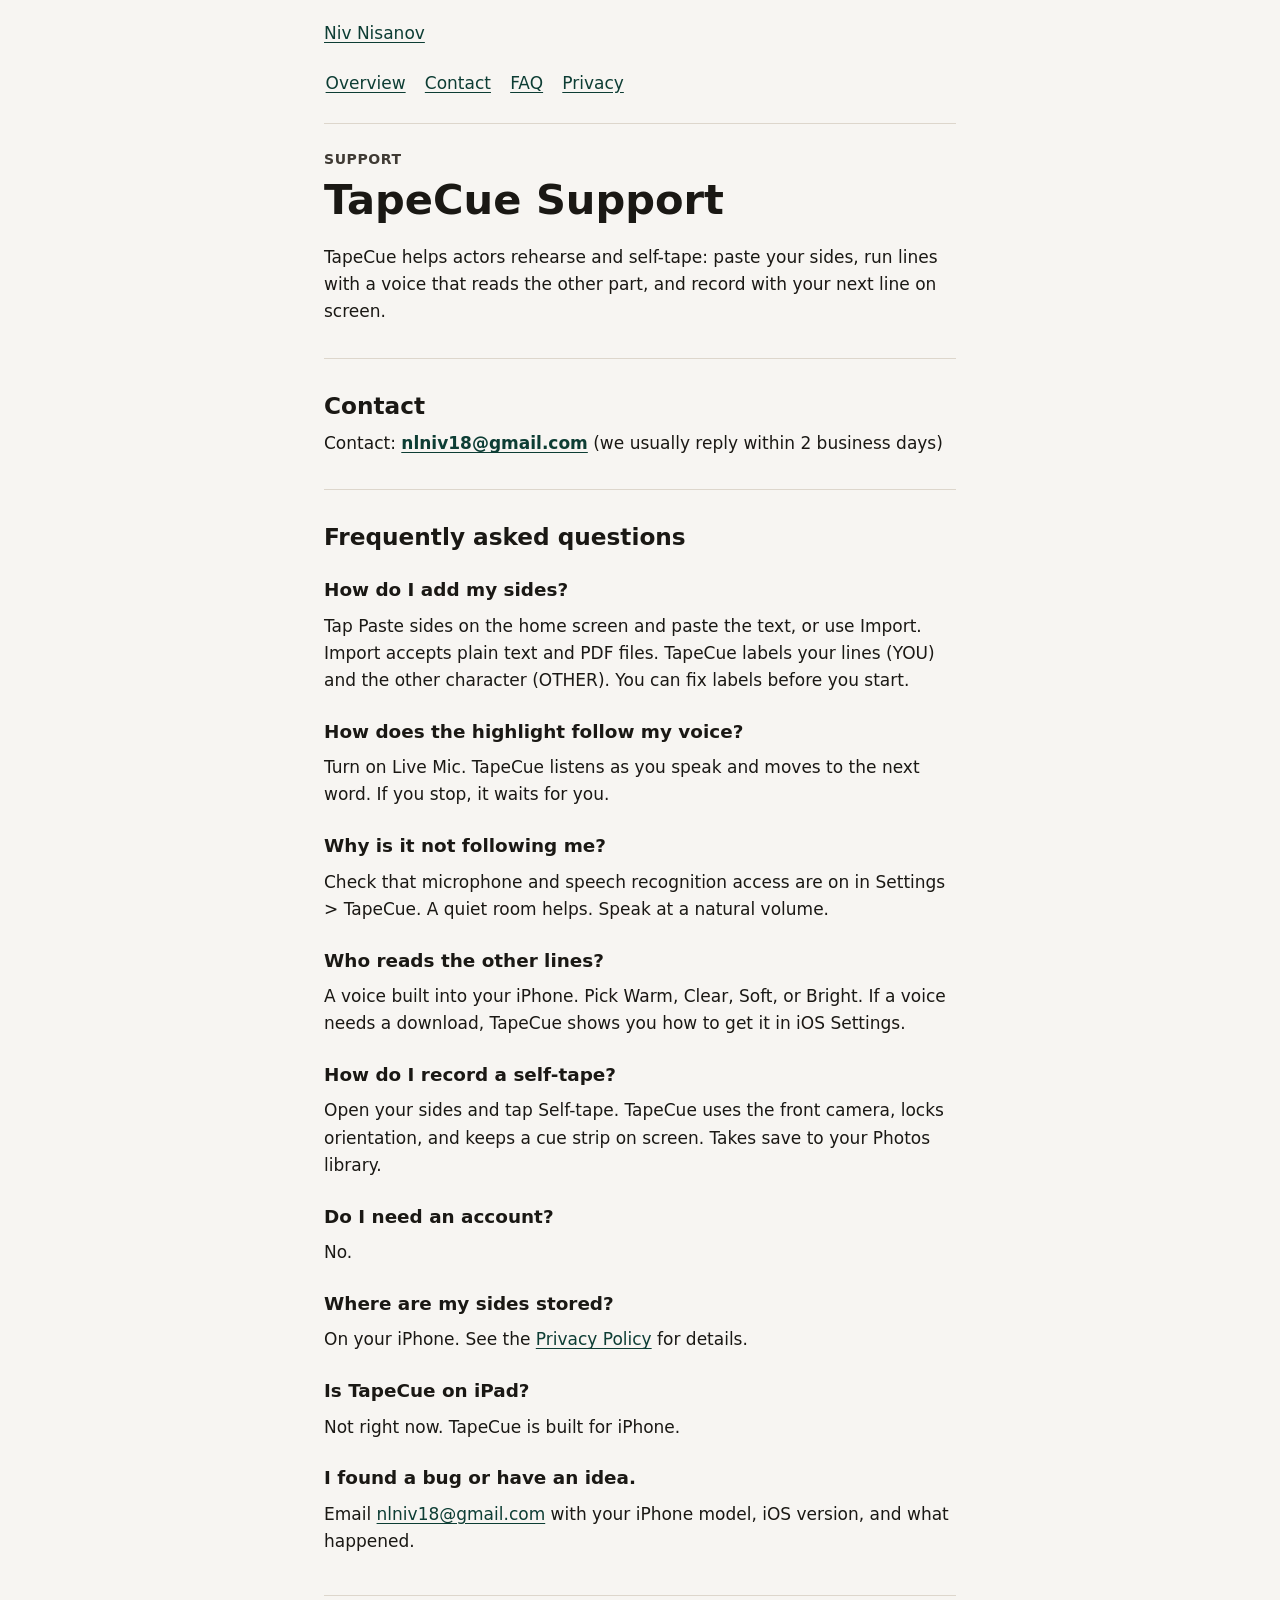
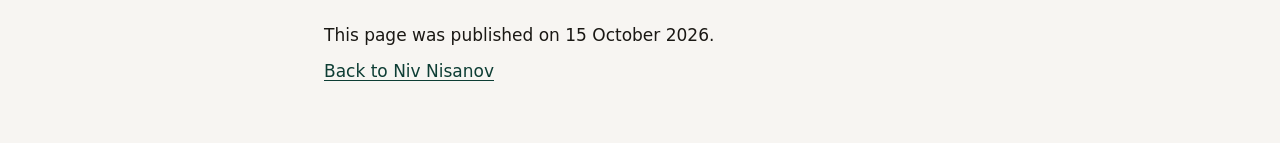
<file: tapecue/support/index.html>
<!DOCTYPE html>
<html lang="en">
<head>
    <meta charset="utf-8">
    <meta name="viewport" content="width=device-width, initial-scale=1">
    <title>TapeCue Support</title>
    <meta name="description" content="TapeCue helps actors rehearse and self-tape: paste your sides, run lines with a voice that reads the other part, and record with your next line on screen.">
    <link rel="canonical" href="https://nivnisanov.github.io/niv.nisanov-website/tapecue/support/">
    <meta name="author" content="Niv Nisanov">
    <meta name="color-scheme" content="light">
    <meta name="theme-color" content="#f7f5f2">
    <meta name="format-detection" content="telephone=no">
    <meta property="og:title" content="TapeCue Support">
    <meta property="og:description" content="TapeCue helps actors rehearse and self-tape: paste your sides, run lines with a voice that reads the other part, and record with your next line on screen.">
    <meta property="og:type" content="website">
    <meta property="og:url" content="https://nivnisanov.github.io/niv.nisanov-website/tapecue/support/">
    <meta property="og:locale" content="en_US">
    <meta property="og:site_name" content="Niv Nisanov">
    <script type="application/ld+json">
    {
      "@context": "https://schema.org",
      "@graph": [
        {
          "@type": "WebPage",
          "@id": "https://nivnisanov.github.io/niv.nisanov-website/tapecue/support/#webpage",
          "url": "https://nivnisanov.github.io/niv.nisanov-website/tapecue/support/",
          "name": "TapeCue Support",
          "description": "TapeCue helps actors rehearse and self-tape: paste your sides, run lines with a voice that reads the other part, and record with your next line on screen.",
          "inLanguage": "en",
          "datePublished": "2026-10-15",
          "dateModified": "2026-10-15",
          "mainEntity": {
            "@id": "https://nivnisanov.github.io/niv.nisanov-website/tapecue/support/#faq"
          }
        },
        {
          "@type": "FAQPage",
          "@id": "https://nivnisanov.github.io/niv.nisanov-website/tapecue/support/#faq",
          "url": "https://nivnisanov.github.io/niv.nisanov-website/tapecue/support/#faq",
          "mainEntity": [
            {
              "@type": "Question",
              "name": "How do I add my sides?",
              "acceptedAnswer": {
                "@type": "Answer",
                "text": "Tap Paste sides on the home screen and paste the text, or use Import. Import accepts plain text and PDF files. TapeCue labels your lines (YOU) and the other character (OTHER). You can fix labels before you start."
              }
            },
            {
              "@type": "Question",
              "name": "How does the highlight follow my voice?",
              "acceptedAnswer": {
                "@type": "Answer",
                "text": "Turn on Live Mic. TapeCue listens as you speak and moves to the next word. If you stop, it waits for you."
              }
            },
            {
              "@type": "Question",
              "name": "Why is it not following me?",
              "acceptedAnswer": {
                "@type": "Answer",
                "text": "Check that microphone and speech recognition access are on in Settings > TapeCue. A quiet room helps. Speak at a natural volume."
              }
            },
            {
              "@type": "Question",
              "name": "Who reads the other lines?",
              "acceptedAnswer": {
                "@type": "Answer",
                "text": "A voice built into your iPhone. Pick Warm, Clear, Soft, or Bright. If a voice needs a download, TapeCue shows you how to get it in iOS Settings."
              }
            },
            {
              "@type": "Question",
              "name": "How do I record a self-tape?",
              "acceptedAnswer": {
                "@type": "Answer",
                "text": "Open your sides and tap Self-tape. TapeCue uses the front camera, locks orientation, and keeps a cue strip on screen. Takes save to your Photos library."
              }
            },
            {
              "@type": "Question",
              "name": "Do I need an account?",
              "acceptedAnswer": {
                "@type": "Answer",
                "text": "No."
              }
            },
            {
              "@type": "Question",
              "name": "Where are my sides stored?",
              "acceptedAnswer": {
                "@type": "Answer",
                "text": "On your iPhone. See the Privacy Policy for details."
              }
            },
            {
              "@type": "Question",
              "name": "Is TapeCue on iPad?",
              "acceptedAnswer": {
                "@type": "Answer",
                "text": "Not right now. TapeCue is built for iPhone."
              }
            },
            {
              "@type": "Question",
              "name": "I found a bug or have an idea.",
              "acceptedAnswer": {
                "@type": "Answer",
                "text": "Email nlniv18@gmail.com with your iPhone model, iOS version, and what happened."
              }
            }
          ]
        }
      ]
    }
    </script>
    <style>
        :focus-visible {
            outline: 3px solid #0d3d34;
            outline-offset: 3px;
        }

        body {
            margin: 0;
            background: #f7f5f2;
            color: #1a1814;
            font-family: system-ui, -apple-system, "Segoe UI", Roboto, Helvetica, Arial, sans-serif;
            font-size: 1.0625rem;
            line-height: 1.6;
        }

        .skip {
            position: absolute;
            width: 1px;
            height: 1px;
            padding: 0;
            margin: -1px;
            overflow: hidden;
            clip: rect(0 0 0 0);
            clip-path: inset(50%);
            white-space: nowrap;
            border: 0;
        }

        .skip:focus {
            position: fixed;
            top: 0.5rem;
            left: 0.5rem;
            z-index: 10;
            width: auto;
            height: auto;
            margin: 0;
            padding: 0.6rem 0.8rem;
            overflow: visible;
            clip: auto;
            clip-path: none;
            white-space: normal;
            background: #fffefb;
            color: #1a1814;
        }

        .wrap {
            box-sizing: border-box;
            width: min(42rem, 100%);
            margin-inline: auto;
            padding: 1.25rem 1.25rem 3rem;
        }

        .kicker {
            margin: 0 0 0.35rem;
            color: #3f3a34;
            font-size: 0.875rem;
            font-weight: 700;
            letter-spacing: 0.04em;
            text-transform: uppercase;
        }

        h1 {
            margin: 0 0 1.25rem;
            font-size: clamp(2rem, 5vw, 2.6rem);
            line-height: 1.15;
            font-weight: 700;
        }

        h2 {
            margin: 1.75rem 0 0.4rem;
            font-size: 1.45rem;
            line-height: 1.3;
            font-weight: 700;
            scroll-margin-top: 1rem;
        }

        h3 {
            margin: 1.6rem 0 0.35rem;
            font-size: 1.15rem;
            line-height: 1.35;
            font-weight: 700;
            scroll-margin-top: 1rem;
        }

        p {
            margin: 0.6rem 0;
        }

        a {
            color: #0d3d34;
            text-underline-offset: 0.15em;
        }

        a:visited {
            color: #0d3d34;
        }

        a:hover {
            color: #072822;
        }

        header.site {
            padding-bottom: 1rem;
            margin-bottom: 1.5rem;
            border-bottom: 1px solid #ddd6cc;
        }

        .home-line {
            margin: 0;
        }

        nav ul {
            display: flex;
            flex-wrap: wrap;
            gap: 0.15rem 1rem;
            list-style: none;
            margin: 0.75rem 0 0;
            padding: 0;
        }

        nav a {
            display: inline-block;
            padding: 0.65rem 0.1rem;
        }

        section + section {
            margin-top: 2rem;
            padding-top: 0.25rem;
            border-top: 1px solid #ddd6cc;
        }

        footer {
            margin-top: 2.5rem;
            padding-top: 1rem;
            border-top: 1px solid #ddd6cc;
        }

        @media print {
            body {
                background: #fff;
                color: #000;
            }

            a {
                color: #000;
            }

            nav {
                display: none;
            }
        }
    </style>
</head>
<body>
    <a class="skip" href="#content">Skip to content</a>
    <div class="wrap">
        <header class="site">
            <p class="home-line"><a href="../../">Niv Nisanov</a></p>
            <nav aria-label="Links">
                <ul>
                    <li><a href="#overview">Overview</a></li>
                    <li><a href="#contact">Contact</a></li>
                    <li><a href="#faq">FAQ</a></li>
                    <li><a href="../privacy/">Privacy</a></li>
                </ul>
            </nav>
        </header>

        <main id="content">
            <section id="overview">
                <p class="kicker">Support</p>
                <h1>TapeCue Support</h1>
                <p>TapeCue helps actors rehearse and self-tape: paste your sides, run lines with a voice that reads the other part, and record with your next line on screen.</p>
            </section>

            <section id="contact" aria-labelledby="contact-heading">
                <h2 id="contact-heading">Contact</h2>
                <p>Contact: <a href="mailto:nlniv18@gmail.com"><strong>nlniv18@gmail.com</strong></a> (we usually reply within 2 business days)</p>
            </section>

            <section id="faq" aria-labelledby="faq-heading">
                <h2 id="faq-heading">Frequently asked questions</h2>

                <h3 id="add-sides">How do I add my sides?</h3>
                <p>Tap Paste sides on the home screen and paste the text, or use Import. Import accepts plain text and PDF files. TapeCue labels your lines (YOU) and the other character (OTHER). You can fix labels before you start.</p>
                <h3 id="highlight-follows">How does the highlight follow my voice?</h3>
                <p>Turn on Live Mic. TapeCue listens as you speak and moves to the next word. If you stop, it waits for you.</p>
                <h3 id="not-following">Why is it not following me?</h3>
                <p>Check that microphone and speech recognition access are on in Settings &gt; TapeCue. A quiet room helps. Speak at a natural volume.</p>
                <h3 id="who-reads">Who reads the other lines?</h3>
                <p>A voice built into your iPhone. Pick Warm, Clear, Soft, or Bright. If a voice needs a download, TapeCue shows you how to get it in iOS Settings.</p>
                <h3 id="record-self-tape">How do I record a self-tape?</h3>
                <p>Open your sides and tap Self-tape. TapeCue uses the front camera, locks orientation, and keeps a cue strip on screen. Takes save to your Photos library.</p>
                <h3 id="account">Do I need an account?</h3>
                <p>No.</p>
                <h3 id="where-stored">Where are my sides stored?</h3>
                <p>On your iPhone. See the <a href="../privacy/">Privacy Policy</a> for details.</p>
                <h3 id="ipad">Is TapeCue on iPad?</h3>
                <p>Not right now. TapeCue is built for iPhone.</p>
                <h3 id="bug-or-idea">I found a bug or have an idea.</h3>
                <p>Email <a href="mailto:nlniv18@gmail.com">nlniv18@gmail.com</a> with your iPhone model, iOS version, and what happened.</p>
            </section>
        </main>

        <footer>
            <p>This page was published on 15 October 2026.</p>
            <p><a href="../../">Back to Niv Nisanov</a></p>
        </footer>
    </div>
</body>
</html>
</file>
<file: tapandplay/styles.css>
/* Tap & Play landing, CSS (Designer spec v1, built by Web). Tokens mirror SPEC.md. */
@font-face{font-family:"Nunito";src:url("assets/fonts/nunito-var-latin.woff2") format("woff2");font-weight:200 1000;font-display:swap}
:root{
  --sky-top:#98DEFE; --sky-bottom:#6DC3FA; --sky-wash:#EAF7FF; --surface:#FFFFFF;
  --ink:#1E3657; --ink-soft:#3A5677; --link:#1D5FA8; --navy:#14294A; --on-navy:#FFFFFF; --on-navy-link:#BFE6FF;
  --focus:#1D5FA8;
  --font: "Nunito", ui-rounded, "SF Pro Rounded", system-ui, -apple-system, "Segoe UI", Roboto, sans-serif;
  --r-sm:12px; --r-md:20px; --r-lg:28px; --r-icon:22.37%;
  --shadow-card:0 8px 24px rgba(30,54,87,.10), 0 1px 3px rgba(30,54,87,.08);
  --shadow-shot:0 16px 40px rgba(30,70,120,.18);
  --shadow-icon:0 12px 28px rgba(30,80,150,.25);
  --s1:4px; --s2:8px; --s3:12px; --s4:16px; --s5:24px; --s6:32px; --s7:48px; --s8:64px; --s9:96px;
  --max:1120px;
}
*{box-sizing:border-box}
html{-webkit-text-size-adjust:100%}
body{margin:0;font-family:var(--font);color:var(--ink);background:var(--sky-wash);font-size:17px;line-height:1.55;font-weight:600}
img{max-width:100%;display:block}
h1,h2,h3{margin:0;font-weight:900;letter-spacing:-.01em;line-height:1.15}
p{margin:0}
:where(ul[role=list]){list-style:none;margin:0;padding:0}
a{color:var(--link)}
a:focus-visible{outline:3px solid var(--focus);outline-offset:3px;border-radius:8px}
.skip{position:absolute;left:-999px;top:8px;background:#fff;padding:12px 16px;border-radius:12px;z-index:10}
.skip:focus{left:8px}

/* Hero */
.hero{position:relative;overflow:hidden;background:linear-gradient(180deg,var(--sky-top) 0%,var(--sky-bottom) 100%);padding:var(--s8) var(--s5) var(--s8);text-align:center}
.hero-inner{position:relative;z-index:1;max-width:640px;margin:0 auto;display:flex;flex-direction:column;align-items:center}
.app-icon{width:112px;height:112px;border-radius:var(--r-icon);box-shadow:var(--shadow-icon)}
.hero h1{margin-top:var(--s5);font-size:32px}
.nowrap{white-space:nowrap}
.pitch{margin-top:var(--s3);font-size:19px;line-height:1.45;color:var(--ink);max-width:30ch}
.badge{display:inline-block;margin-top:var(--s5);padding:14px;border-radius:12px} /* padding = 1/4 badge height clear space; tap area 82px tall */
.badge img{height:54px;width:auto}
.note{margin-top:var(--s1);font-size:15px;color:var(--ink)}

/* Decor */
.sky{position:absolute;inset:0;pointer-events:none}
.cloud{position:absolute;width:120px;opacity:.85}
.c1{left:-56px;top:18px}.c2{right:-64px;top:150px;width:130px}.c3{display:none}
.balloon{position:absolute;width:46px;animation:float 7s ease-in-out infinite alternate}
.b1{left:14px;top:96px;width:36px;animation-duration:7.5s}
.b2{right:16px;top:28px;width:40px;animation-duration:8.5s;animation-delay:-2s}
.b3,.b4,.b5{display:none}
@keyframes float{from{transform:translateY(0) rotate(-3deg)}to{transform:translateY(-14px) rotate(3deg)}}
@media (prefers-reduced-motion: reduce){.balloon{animation:none}}

/* Screenshots */
.shots{padding:var(--s7) 0 var(--s6)}
.shots h2,.points h2{font-size:28px;text-align:center;padding:0 var(--s5)}
.shot-row{display:flex;gap:var(--s4);overflow-x:auto;scroll-snap-type:x mandatory;padding:var(--s5) var(--s5) var(--s5);scroll-padding:0 var(--s5);-webkit-overflow-scrolling:touch}
.shot-row li{flex:0 0 240px;scroll-snap-align:start}
.shot-row img{width:100%;height:auto;border-radius:var(--r-md);box-shadow:var(--shadow-shot);background:#cfeefe}

/* Points */
.points{padding:var(--s6) var(--s5) var(--s7)}
.cards{display:grid;gap:var(--s4);margin:var(--s5) auto 0;max-width:var(--max)}
.card{background:var(--surface);border-radius:var(--r-lg);padding:var(--s5);box-shadow:var(--shadow-card)}
.card h3{font-size:21px;margin-top:var(--s3)}
.card p{margin-top:var(--s2);color:var(--ink-soft)}
.dot{display:block;width:28px;height:28px;border-radius:50%;background:var(--dot)}

/* Privacy */
.privacy{padding:0 var(--s5) var(--s8)}
.privacy-card{max-width:760px;margin:0 auto;background:linear-gradient(180deg,#FFFFFF,#F3FAFF);border:2px solid #CDEBFC;border-radius:var(--r-lg);padding:var(--s6) var(--s5)}
.privacy-card h2{font-size:26px}
.privacy-card p{margin-top:var(--s3);color:var(--ink-soft)}
.privacy-card strong{color:var(--ink)}
.text-link{display:inline-flex;align-items:center;min-height:44px;font-weight:800}

/* Footer */
.footer{background:var(--navy);color:var(--on-navy);padding:var(--s7) var(--s5)}
.footer-inner{max-width:var(--max);margin:0 auto;display:grid;gap:var(--s5)}
.footer-brand{display:flex;align-items:center;gap:var(--s3);font-weight:900;font-size:18px}
.footer-brand img{border-radius:var(--r-icon)}
.footer nav ul{display:flex;flex-direction:column;gap:var(--s1)}
.footer nav a{display:inline-flex;align-items:center;min-height:44px;color:var(--on-navy-link);font-weight:800;text-decoration:underline;text-underline-offset:3px}
.footer a:focus-visible{outline-color:#FFFFFF}
.legal{font-size:13px;line-height:1.5;color:#D5E2F0;font-weight:600}

/* 768 */
@media (min-width:768px){
  body{font-size:18px}
  .hero{padding:var(--s9) var(--s6) var(--s8)}
  .app-icon{width:128px;height:128px}
  .hero h1{font-size:44px}
  .pitch{font-size:21px}
  .balloon{width:52px}
  .b1{left:6%;top:130px}.b2{right:7%;top:56px;width:58px}
  .b3{display:block;left:8%;bottom:64px;width:44px;animation-duration:6.5s;animation-delay:-1s}
  .b4{display:block;right:8%;bottom:96px;width:48px;animation-duration:9s;animation-delay:-3s}
  .cloud{width:160px}.c1{left:-40px;top:40px}.c2{right:-50px;top:230px;width:180px}
  .pitch{max-width:36ch}
  .shot-row{justify-content:center;overflow:visible;padding:var(--s5) var(--s6)}
  .shot-row li{flex:0 1 30vw;max-width:300px}
  .cards{grid-template-columns:1fr 1fr}
  .footer-inner{grid-template-columns:1fr auto;align-items:center}
  .footer nav ul{flex-direction:row;gap:var(--s5)}
  .legal{grid-column:1/-1}
}
/* 1280 */
@media (min-width:1280px){
  .hero{padding:112px var(--s6) var(--s9)}
  .hero h1{font-size:52px}
  .balloon{width:68px}
  .b1{left:13%;top:170px}.b2{right:14%;top:84px;width:76px}.b3{left:19%;bottom:80px}.b4{right:18%;bottom:120px}
  .b5{display:block;left:28%;top:56px;width:44px;animation-duration:8s;animation-delay:-4s}
  .c1{left:4%;top:70px;width:210px}.c2{right:4%;top:280px;width:230px}
  .pitch{max-width:60ch}
  .shots{padding-top:var(--s8)}
  .shots h2,.points h2{font-size:34px}
  .shot-row{gap:var(--s6)}
  .cards{grid-template-columns:repeat(4,1fr)}
}
</file>
